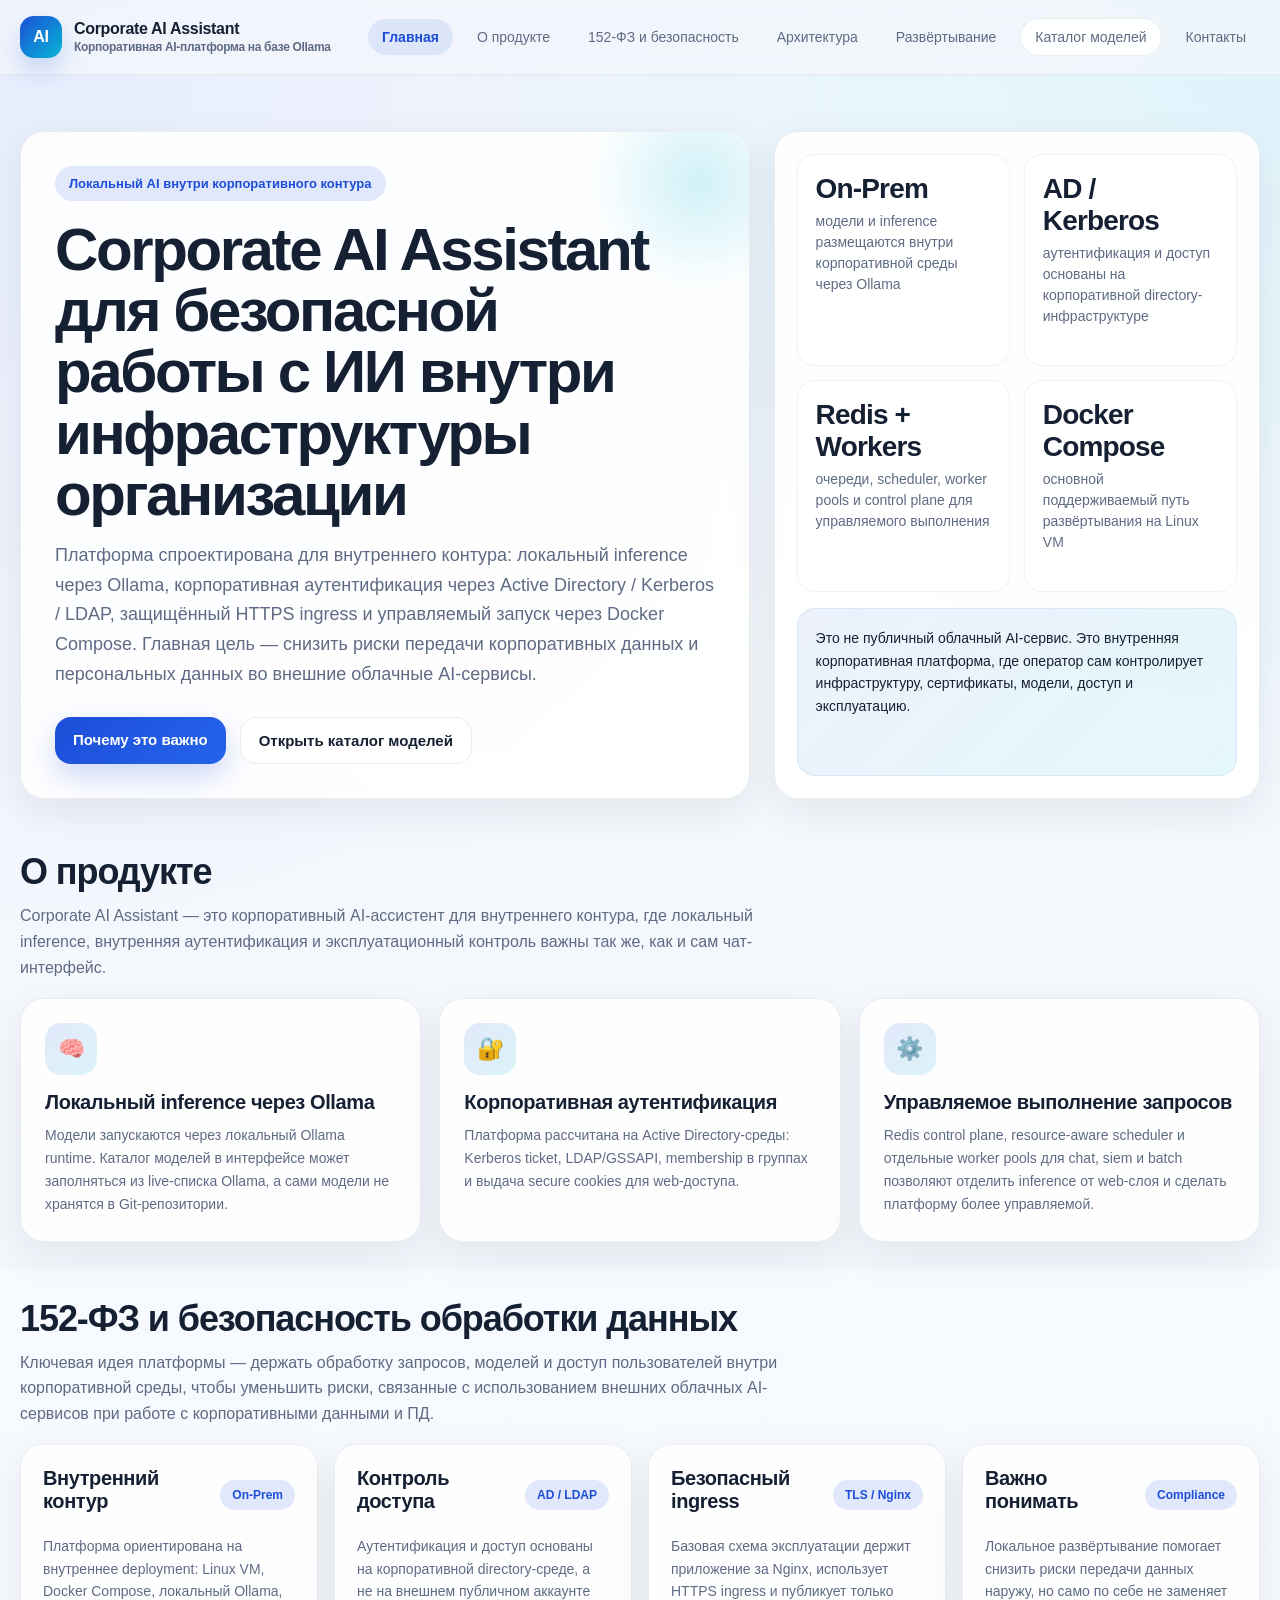
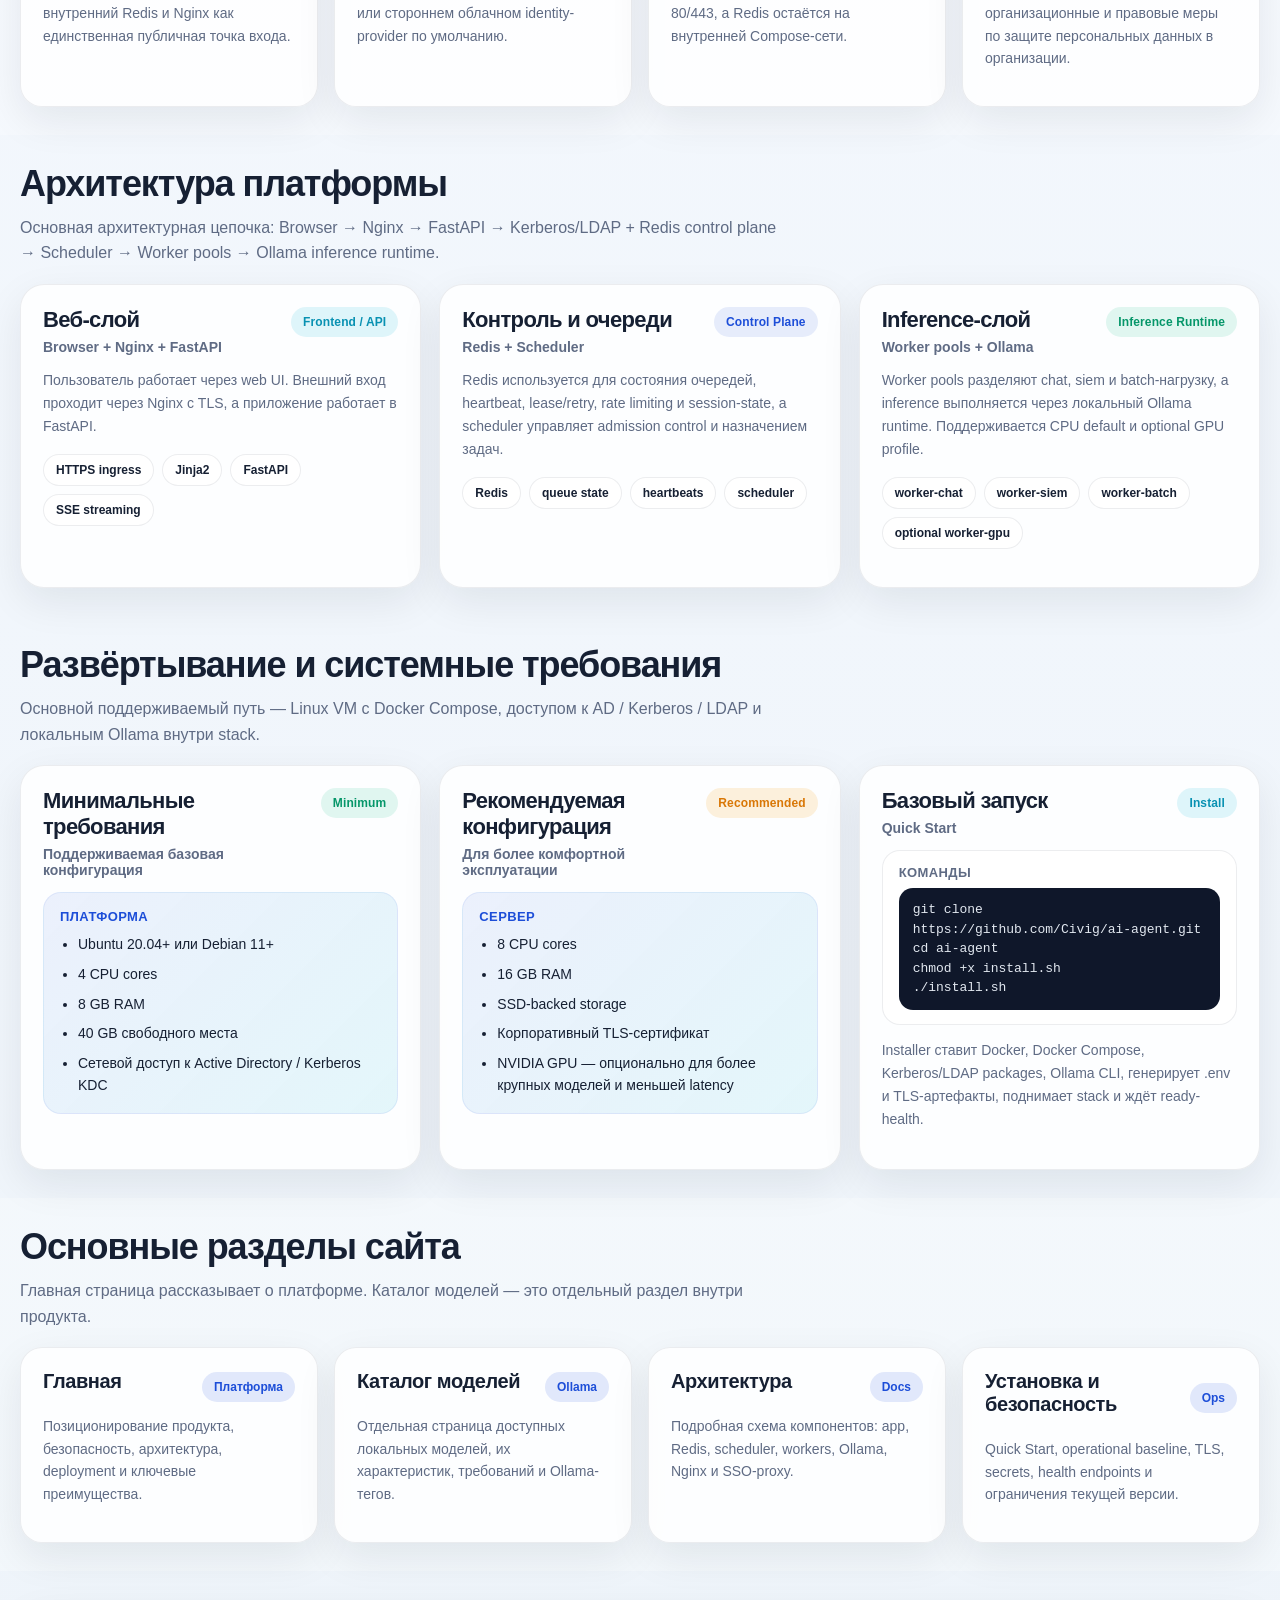
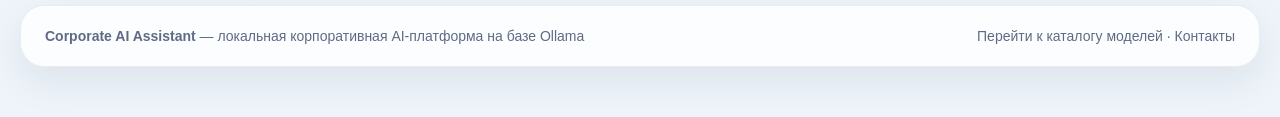
<file: website/index.html>
<!DOCTYPE html>
<html lang="ru">
<head>
  <meta charset="UTF-8" />
  <meta name="viewport" content="width=device-width, initial-scale=1.0" />
  <title>Corporate AI Assistant | Локальный корпоративный ИИ</title>
  <meta
    name="description"
    content="Корпоративная AI-платформа для локального запуска моделей через Ollama, безопасной работы с данными и развёртывания внутри закрытого контура."
  />
  <meta name="theme-color" content="#1d4ed8" />
  <link rel="stylesheet" href="styles.css" />
</head>
<body>
  <header class="topbar">
    <div class="container topbar-inner">
      <a href="index.html" class="brand">
        <div class="brand-mark">AI</div>
        <div class="brand-text">
          Corporate AI Assistant
          <small>Корпоративная AI-платформа на базе Ollama</small>
        </div>
      </a>

      <nav class="nav">
        <a class="nav-link active" href="index.html">Главная</a>
        <a class="nav-link" href="#about">О продукте</a>
        <a class="nav-link" href="#security">152-ФЗ и безопасность</a>
        <a class="nav-link" href="#architecture">Архитектура</a>
        <a class="nav-link" href="#deploy">Развёртывание</a>
        <a class="nav-link nav-link-strong" href="models.html">Каталог моделей</a>
        <a class="nav-link" href="contacts.html">Контакты</a>
      </nav>
    </div>
  </header>

  <main>
    <section class="hero hero-home">
      <div class="container hero-grid">
        <div class="hero-card">
          <div class="eyebrow">Локальный AI внутри корпоративного контура</div>
          <h1>Corporate AI Assistant для безопасной работы с ИИ внутри инфраструктуры организации</h1>
          <p>
            Платформа спроектирована для внутреннего контура: локальный inference через Ollama, корпоративная аутентификация
            через Active Directory / Kerberos / LDAP, защищённый HTTPS ingress и управляемый запуск через Docker Compose.
            Главная цель — снизить риски передачи корпоративных данных и персональных данных во внешние облачные AI-сервисы.
          </p>

          <div class="hero-actions">
            <a class="btn btn-primary" href="#security">Почему это важно</a>
            <a class="btn btn-secondary" href="models.html">Открыть каталог моделей</a>
          </div>
        </div>

        <div class="hero-side">
          <div class="glass-card stats-card">
            <div class="stats-grid">
              <div class="stat-box">
                <strong>On-Prem</strong>
                <span>модели и inference размещаются внутри корпоративной среды через Ollama</span>
              </div>
              <div class="stat-box">
                <strong>AD / Kerberos</strong>
                <span>аутентификация и доступ основаны на корпоративной directory-инфраструктуре</span>
              </div>
              <div class="stat-box">
                <strong>Redis + Workers</strong>
                <span>очереди, scheduler, worker pools и control plane для управляемого выполнения</span>
              </div>
              <div class="stat-box">
                <strong>Docker Compose</strong>
                <span>основной поддерживаемый путь развёртывания на Linux VM</span>
              </div>
            </div>

            <div class="mini-note">
              Это не публичный облачный AI-сервис. Это внутренняя корпоративная платформа, где оператор сам контролирует
              инфраструктуру, сертификаты, модели, доступ и эксплуатацию.
            </div>
          </div>
        </div>
      </div>
    </section>

    <section id="about" class="section">
      <div class="container">
        <div class="section-header">
          <div>
            <h2 class="section-title">О продукте</h2>
            <p class="section-subtitle">
              Corporate AI Assistant — это корпоративный AI-ассистент для внутреннего контура, где локальный inference,
              внутренняя аутентификация и эксплуатационный контроль важны так же, как и сам чат-интерфейс.
            </p>
          </div>
        </div>

        <div class="feature-grid">
          <article class="feature-card">
            <div class="feature-icon">🧠</div>
            <h3>Локальный inference через Ollama</h3>
            <p>
              Модели запускаются через локальный Ollama runtime. Каталог моделей в интерфейсе может заполняться из live-списка Ollama,
              а сами модели не хранятся в Git-репозитории.
            </p>
          </article>

          <article class="feature-card">
            <div class="feature-icon">🔐</div>
            <h3>Корпоративная аутентификация</h3>
            <p>
              Платформа рассчитана на Active Directory-среды: Kerberos ticket, LDAP/GSSAPI, membership в группах
              и выдача secure cookies для web-доступа.
            </p>
          </article>

          <article class="feature-card">
            <div class="feature-icon">⚙️</div>
            <h3>Управляемое выполнение запросов</h3>
            <p>
              Redis control plane, resource-aware scheduler и отдельные worker pools для chat, siem и batch
              позволяют отделить inference от web-слоя и сделать платформу более управляемой.
            </p>
          </article>
        </div>
      </div>
    </section>

    <section id="security" class="section section-soft">
      <div class="container">
        <div class="section-header">
          <div>
            <h2 class="section-title">152-ФЗ и безопасность обработки данных</h2>
            <p class="section-subtitle">
              Ключевая идея платформы — держать обработку запросов, моделей и доступ пользователей внутри корпоративной среды,
              чтобы уменьшить риски, связанные с использованием внешних облачных AI-сервисов при работе с корпоративными данными и ПД.
            </p>
          </div>
        </div>

        <div class="providers">
          <article class="provider-card">
            <div class="provider-top">
              <h3>Внутренний контур</h3>
              <span class="provider-badge">On-Prem</span>
            </div>
            <p>
              Платформа ориентирована на внутреннее deployment: Linux VM, Docker Compose, локальный Ollama,
              внутренний Redis и Nginx как единственная публичная точка входа.
            </p>
          </article>

          <article class="provider-card">
            <div class="provider-top">
              <h3>Контроль доступа</h3>
              <span class="provider-badge">AD / LDAP</span>
            </div>
            <p>
              Аутентификация и доступ основаны на корпоративной directory-среде, а не на внешнем публичном аккаунте
              или стороннем облачном identity-provider по умолчанию.
            </p>
          </article>

          <article class="provider-card">
            <div class="provider-top">
              <h3>Безопасный ingress</h3>
              <span class="provider-badge">TLS / Nginx</span>
            </div>
            <p>
              Базовая схема эксплуатации держит приложение за Nginx, использует HTTPS ingress и публикует только 80/443,
              а Redis остаётся на внутренней Compose-сети.
            </p>
          </article>

          <article class="provider-card">
            <div class="provider-top">
              <h3>Важно понимать</h3>
              <span class="provider-badge">Compliance</span>
            </div>
            <p>
              Локальное развёртывание помогает снизить риски передачи данных наружу, но само по себе не заменяет
              организационные и правовые меры по защите персональных данных в организации.
            </p>
          </article>
        </div>
      </div>
    </section>

    <section id="architecture" class="section">
      <div class="container">
        <div class="section-header">
          <div>
            <h2 class="section-title">Архитектура платформы</h2>
            <p class="section-subtitle">
              Основная архитектурная цепочка: Browser → Nginx → FastAPI → Kerberos/LDAP + Redis control plane →
              Scheduler → Worker pools → Ollama inference runtime.
            </p>
          </div>
        </div>

        <div class="models-grid models-grid-3">
          <article class="model-card compact-card">
            <div class="model-top">
              <div>
                <h3>Веб-слой</h3>
                <div class="model-provider">Browser + Nginx + FastAPI</div>
              </div>
              <span class="tag tag-cyan">Frontend / API</span>
            </div>
            <div class="model-desc">
              Пользователь работает через web UI. Внешний вход проходит через Nginx с TLS, а приложение работает в FastAPI.
            </div>
            <div class="chips">
              <span class="chip">HTTPS ingress</span>
              <span class="chip">Jinja2</span>
              <span class="chip">FastAPI</span>
              <span class="chip">SSE streaming</span>
            </div>
          </article>

          <article class="model-card compact-card">
            <div class="model-top">
              <div>
                <h3>Контроль и очереди</h3>
                <div class="model-provider">Redis + Scheduler</div>
              </div>
              <span class="tag tag-blue">Control Plane</span>
            </div>
            <div class="model-desc">
              Redis используется для состояния очередей, heartbeat, lease/retry, rate limiting и session-state,
              а scheduler управляет admission control и назначением задач.
            </div>
            <div class="chips">
              <span class="chip">Redis</span>
              <span class="chip">queue state</span>
              <span class="chip">heartbeats</span>
              <span class="chip">scheduler</span>
            </div>
          </article>

          <article class="model-card compact-card">
            <div class="model-top">
              <div>
                <h3>Inference-слой</h3>
                <div class="model-provider">Worker pools + Ollama</div>
              </div>
              <span class="tag tag-green">Inference Runtime</span>
            </div>
            <div class="model-desc">
              Worker pools разделяют chat, siem и batch-нагрузку, а inference выполняется через локальный Ollama runtime.
              Поддерживается CPU default и optional GPU profile.
            </div>
            <div class="chips">
              <span class="chip">worker-chat</span>
              <span class="chip">worker-siem</span>
              <span class="chip">worker-batch</span>
              <span class="chip">optional worker-gpu</span>
            </div>
          </article>
        </div>
      </div>
    </section>

    <section id="deploy" class="section">
      <div class="container">
        <div class="section-header">
          <div>
            <h2 class="section-title">Развёртывание и системные требования</h2>
            <p class="section-subtitle">
              Основной поддерживаемый путь — Linux VM с Docker Compose, доступом к AD / Kerberos / LDAP и локальным Ollama внутри stack.
            </p>
          </div>
        </div>

        <div class="models-grid models-grid-3">
          <article class="model-card compact-card">
            <div class="model-top">
              <div>
                <h3>Минимальные требования</h3>
                <div class="model-provider">Поддерживаемая базовая конфигурация</div>
              </div>
              <span class="tag tag-green">Minimum</span>
            </div>
            <div class="requirements-box">
              <div class="requirements-title">Платформа</div>
              <ul class="requirements-list">
                <li>Ubuntu 20.04+ или Debian 11+</li>
                <li>4 CPU cores</li>
                <li>8 GB RAM</li>
                <li>40 GB свободного места</li>
                <li>Сетевой доступ к Active Directory / Kerberos KDC</li>
              </ul>
            </div>
          </article>

          <article class="model-card compact-card">
            <div class="model-top">
              <div>
                <h3>Рекомендуемая конфигурация</h3>
                <div class="model-provider">Для более комфортной эксплуатации</div>
              </div>
              <span class="tag tag-amber">Recommended</span>
            </div>
            <div class="requirements-box">
              <div class="requirements-title">Сервер</div>
              <ul class="requirements-list">
                <li>8 CPU cores</li>
                <li>16 GB RAM</li>
                <li>SSD-backed storage</li>
                <li>Корпоративный TLS-сертификат</li>
                <li>NVIDIA GPU — опционально для более крупных моделей и меньшей latency</li>
              </ul>
            </div>
          </article>

          <article class="model-card compact-card">
            <div class="model-top">
              <div>
                <h3>Базовый запуск</h3>
                <div class="model-provider">Quick Start</div>
              </div>
              <span class="tag tag-cyan">Install</span>
            </div>
            <div class="install-box">
              <div class="install-label">Команды</div>
              <code class="install-command">git clone https://github.com/Civig/ai-agent.git
cd ai-agent
chmod +x install.sh
./install.sh</code>
            </div>
            <div class="model-desc">
              Installer ставит Docker, Docker Compose, Kerberos/LDAP packages, Ollama CLI, генерирует .env и TLS-артефакты,
              поднимает stack и ждёт ready-health.
            </div>
          </article>
        </div>
      </div>
    </section>

    <section class="section section-soft">
      <div class="container">
        <div class="section-header">
          <div>
            <h2 class="section-title">Основные разделы сайта</h2>
            <p class="section-subtitle">
              Главная страница рассказывает о платформе. Каталог моделей — это отдельный раздел внутри продукта.
            </p>
          </div>
        </div>

        <div class="providers">
          <article class="provider-card">
            <div class="provider-top">
              <h3>Главная</h3>
              <span class="provider-badge">Платформа</span>
            </div>
            <p>Позиционирование продукта, безопасность, архитектура, deployment и ключевые преимущества.</p>
          </article>

          <article class="provider-card">
            <div class="provider-top">
              <h3>Каталог моделей</h3>
              <span class="provider-badge">Ollama</span>
            </div>
            <p>Отдельная страница доступных локальных моделей, их характеристик, требований и Ollama-тегов.</p>
          </article>

          <article class="provider-card">
            <div class="provider-top">
              <h3>Архитектура</h3>
              <span class="provider-badge">Docs</span>
            </div>
            <p>Подробная схема компонентов: app, Redis, scheduler, workers, Ollama, Nginx и SSO-proxy.</p>
          </article>

          <article class="provider-card">
            <div class="provider-top">
              <h3>Установка и безопасность</h3>
              <span class="provider-badge">Ops</span>
            </div>
            <p>Quick Start, operational baseline, TLS, secrets, health endpoints и ограничения текущей версии.</p>
          </article>
        </div>
      </div>
    </section>
  </main>

  <footer class="footer">
    <div class="container">
      <div class="footer-box">
        <div><strong>Corporate AI Assistant</strong> — локальная корпоративная AI-платформа на базе Ollama</div>
        <div>
          <a href="models.html">Перейти к каталогу моделей</a>
          <span> · </span>
          <a href="contacts.html">Контакты</a>
        </div>
      </div>
    </div>
  </footer>
</body>
</html>
</file>
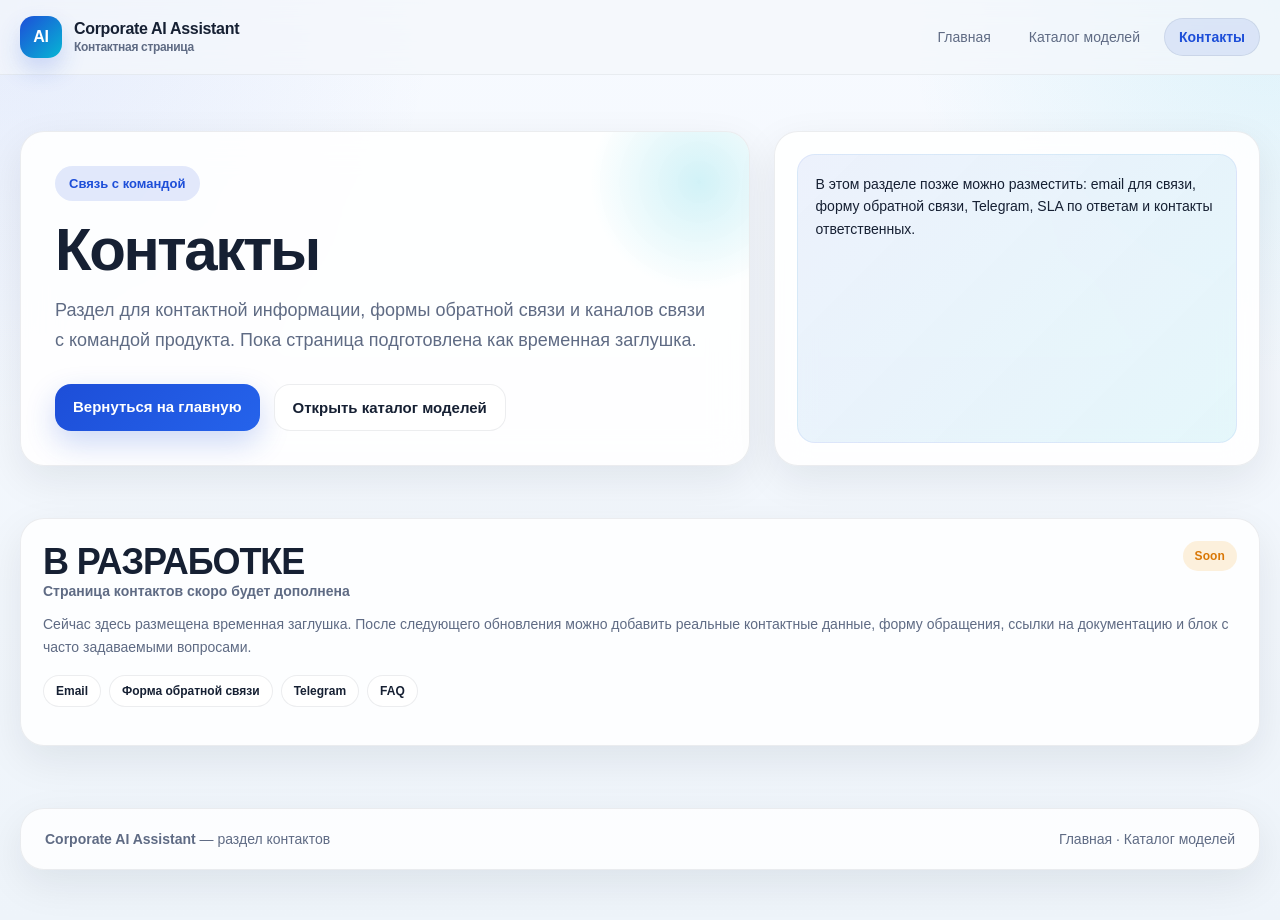
<file: website/contacts.html>
<!DOCTYPE html>
<html lang="ru">
<head>
  <meta charset="UTF-8" />
  <meta name="viewport" content="width=device-width, initial-scale=1.0" />
  <title>Corporate AI Assistant | Контакты</title>
  <meta
    name="description"
    content="Контактная страница Corporate AI Assistant. Раздел находится в разработке."
  />
  <meta name="theme-color" content="#1d4ed8" />
  <link rel="stylesheet" href="styles.css" />
</head>
<body>
  <header class="topbar">
    <div class="container topbar-inner">
      <a href="index.html" class="brand">
        <div class="brand-mark">AI</div>
        <div class="brand-text">
          Corporate AI Assistant
          <small>Контактная страница</small>
        </div>
      </a>

      <nav class="nav">
        <a class="nav-link" href="index.html">Главная</a>
        <a class="nav-link" href="models.html">Каталог моделей</a>
        <a class="nav-link active nav-link-strong" href="contacts.html">Контакты</a>
      </nav>
    </div>
  </header>

  <main>
    <section class="hero hero-catalog">
      <div class="container hero-grid">
        <div class="hero-card">
          <div class="eyebrow">Связь с командой</div>
          <h1>Контакты</h1>
          <p>
            Раздел для контактной информации, формы обратной связи и каналов связи с командой продукта.
            Пока страница подготовлена как временная заглушка.
          </p>

          <div class="hero-actions">
            <a class="btn btn-primary" href="index.html">Вернуться на главную</a>
            <a class="btn btn-secondary" href="models.html">Открыть каталог моделей</a>
          </div>
        </div>

        <div class="hero-side">
          <div class="glass-card stats-card">
            <div class="mini-note">
              В этом разделе позже можно разместить:
              email для связи, форму обратной связи, Telegram, SLA по ответам и контакты ответственных.
            </div>
          </div>
        </div>
      </div>
    </section>

    <section class="section">
      <div class="container">
        <article class="model-card compact-card">
          <div class="model-top">
            <div>
              <h2 class="section-title">В РАЗРАБОТКЕ</h2>
              <div class="model-provider">Страница контактов скоро будет дополнена</div>
            </div>
            <span class="tag tag-amber">Soon</span>
          </div>

          <div class="model-desc">
            Сейчас здесь размещена временная заглушка. После следующего обновления можно добавить реальные контактные данные,
            форму обращения, ссылки на документацию и блок с часто задаваемыми вопросами.
          </div>

          <div class="chips">
            <span class="chip">Email</span>
            <span class="chip">Форма обратной связи</span>
            <span class="chip">Telegram</span>
            <span class="chip">FAQ</span>
          </div>
        </article>
      </div>
    </section>
  </main>

  <footer class="footer">
    <div class="container">
      <div class="footer-box">
        <div><strong>Corporate AI Assistant</strong> — раздел контактов</div>
        <div>
          <a href="index.html">Главная</a>
          <span> · </span>
          <a href="models.html">Каталог моделей</a>
        </div>
      </div>
    </div>
  </footer>
</body>
</html>
</file>
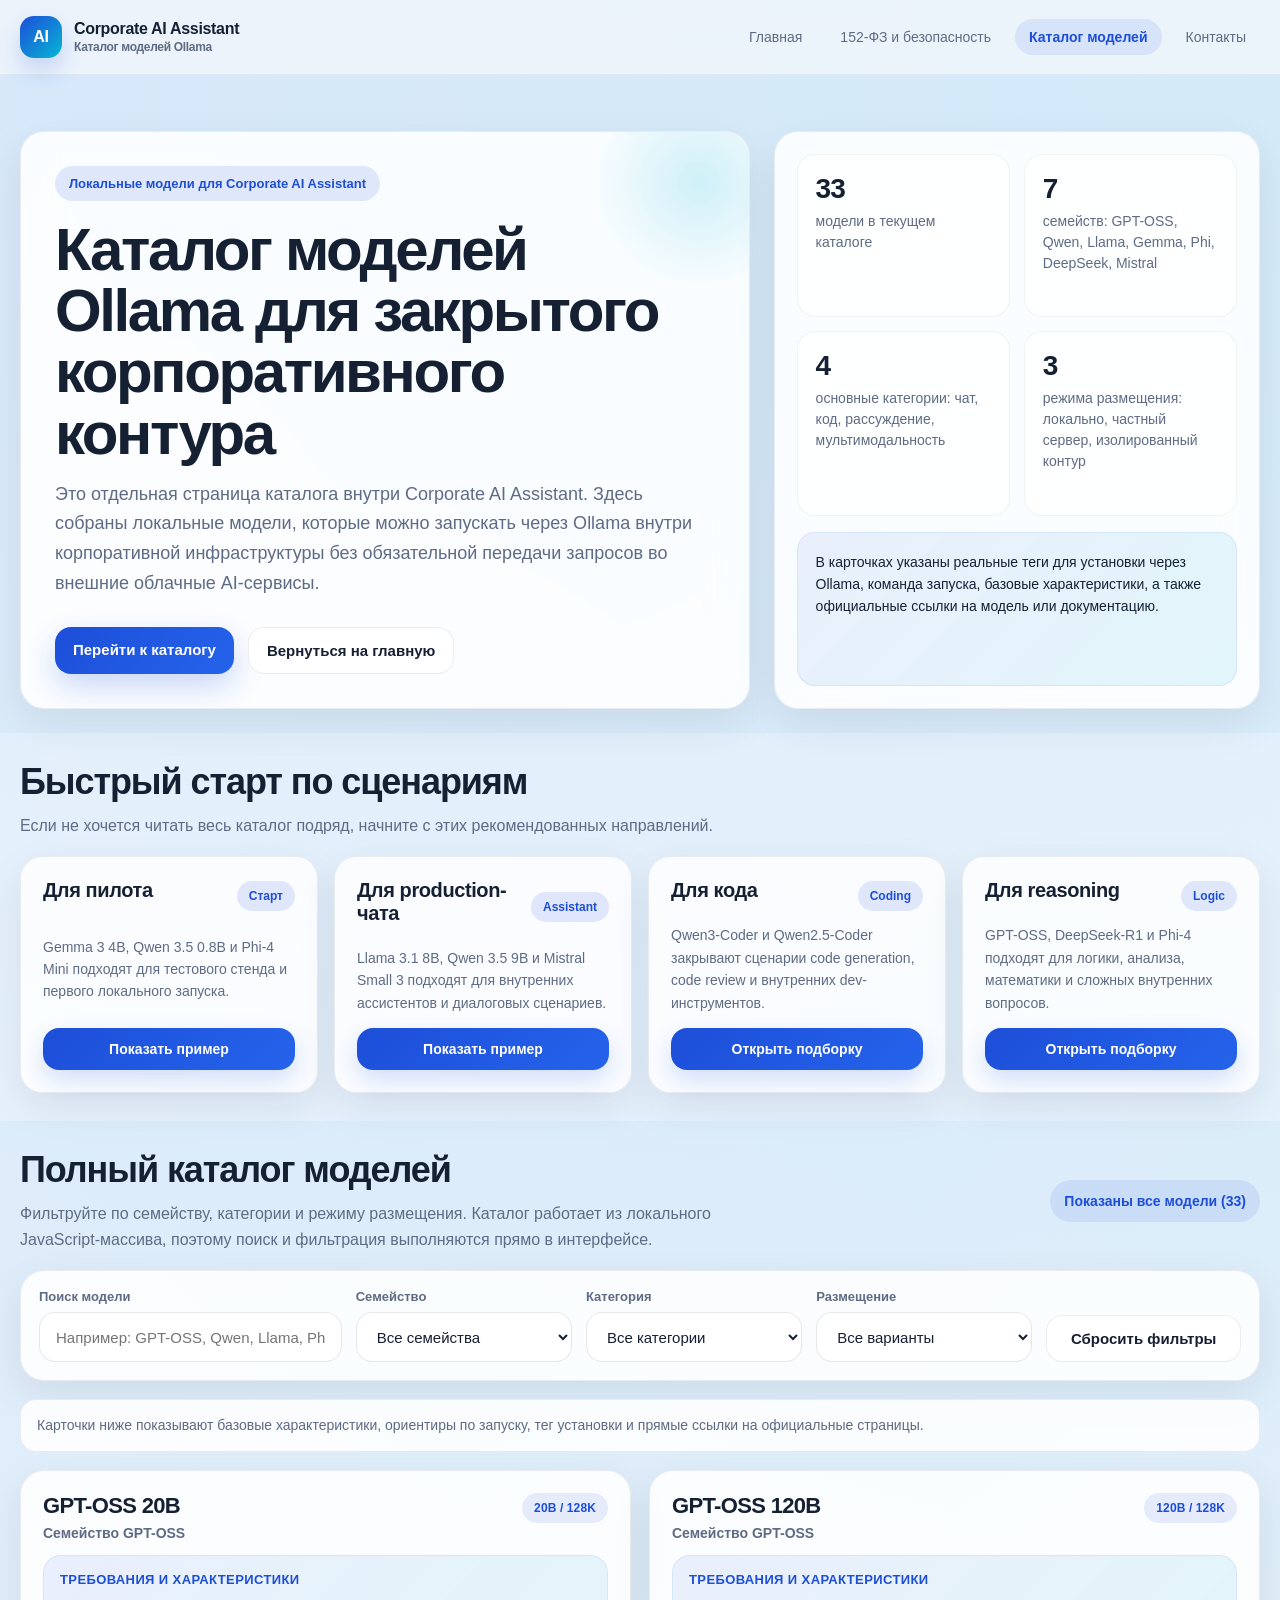
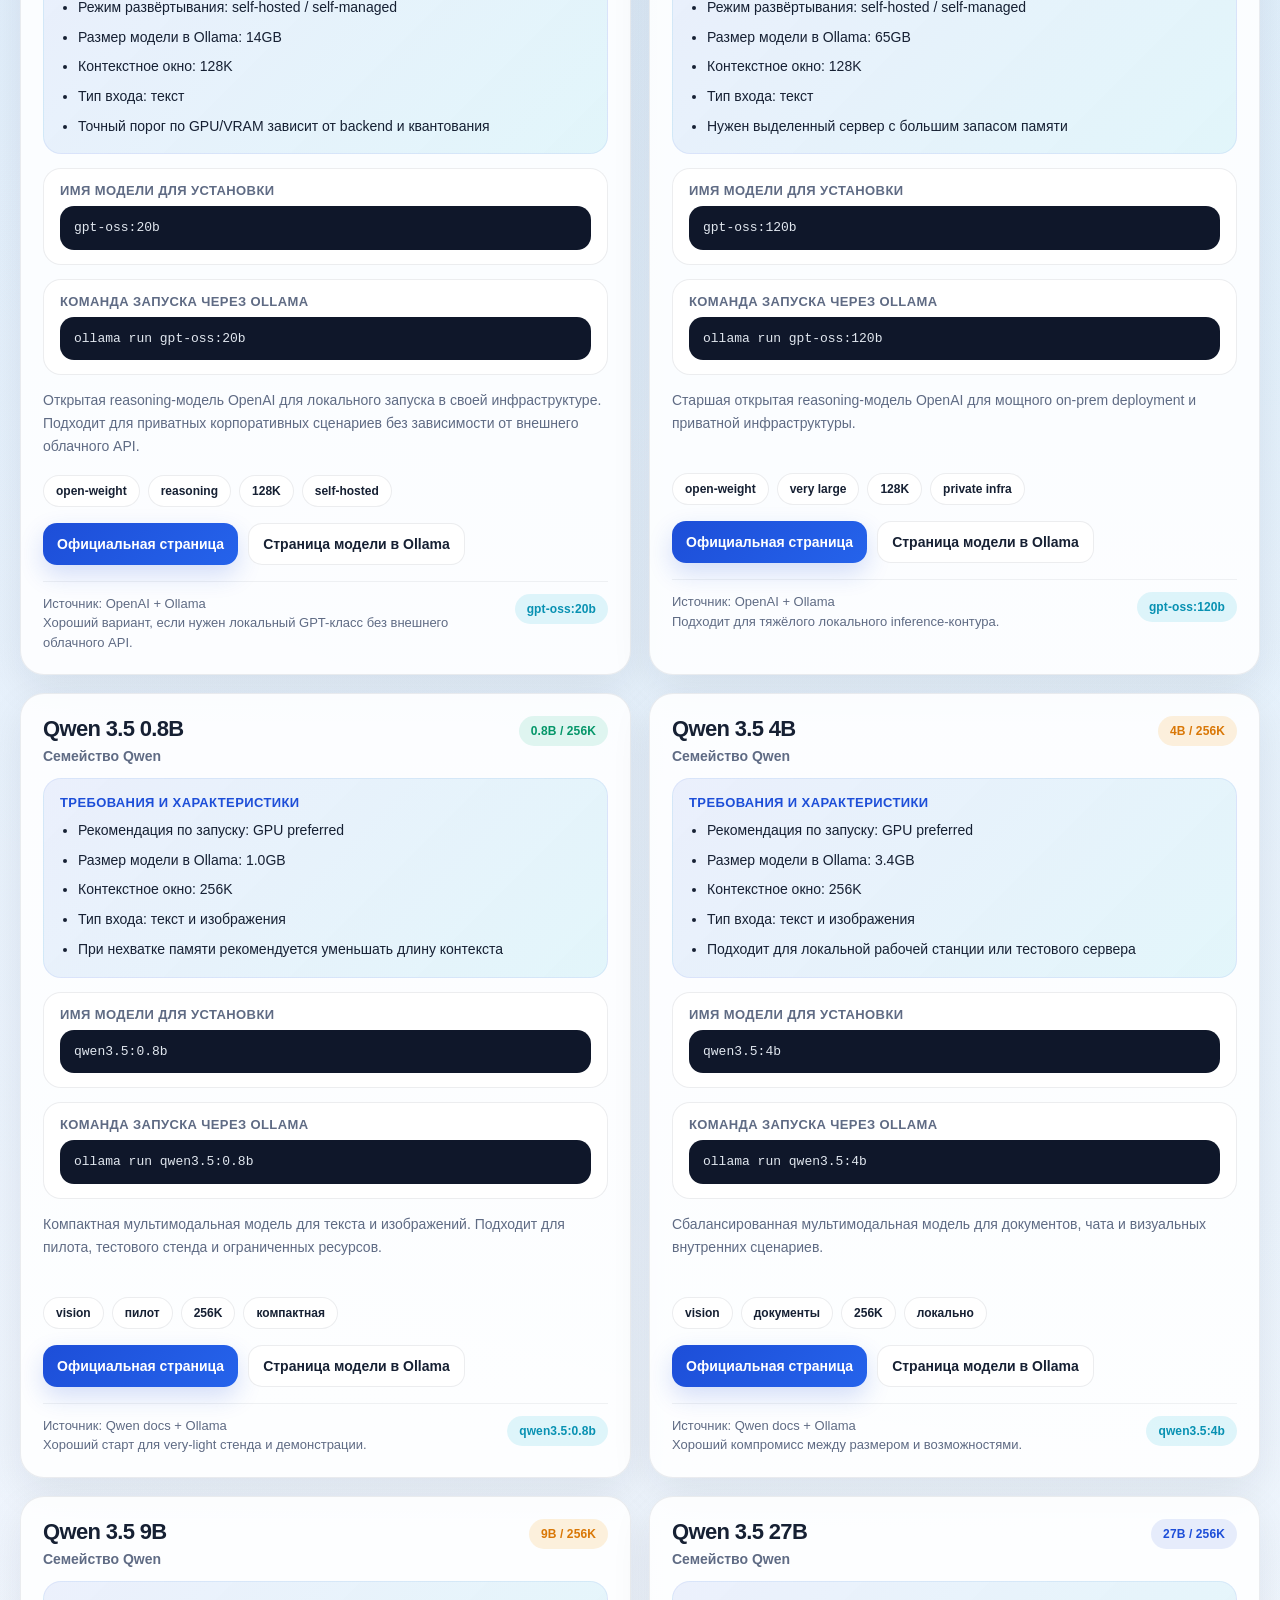
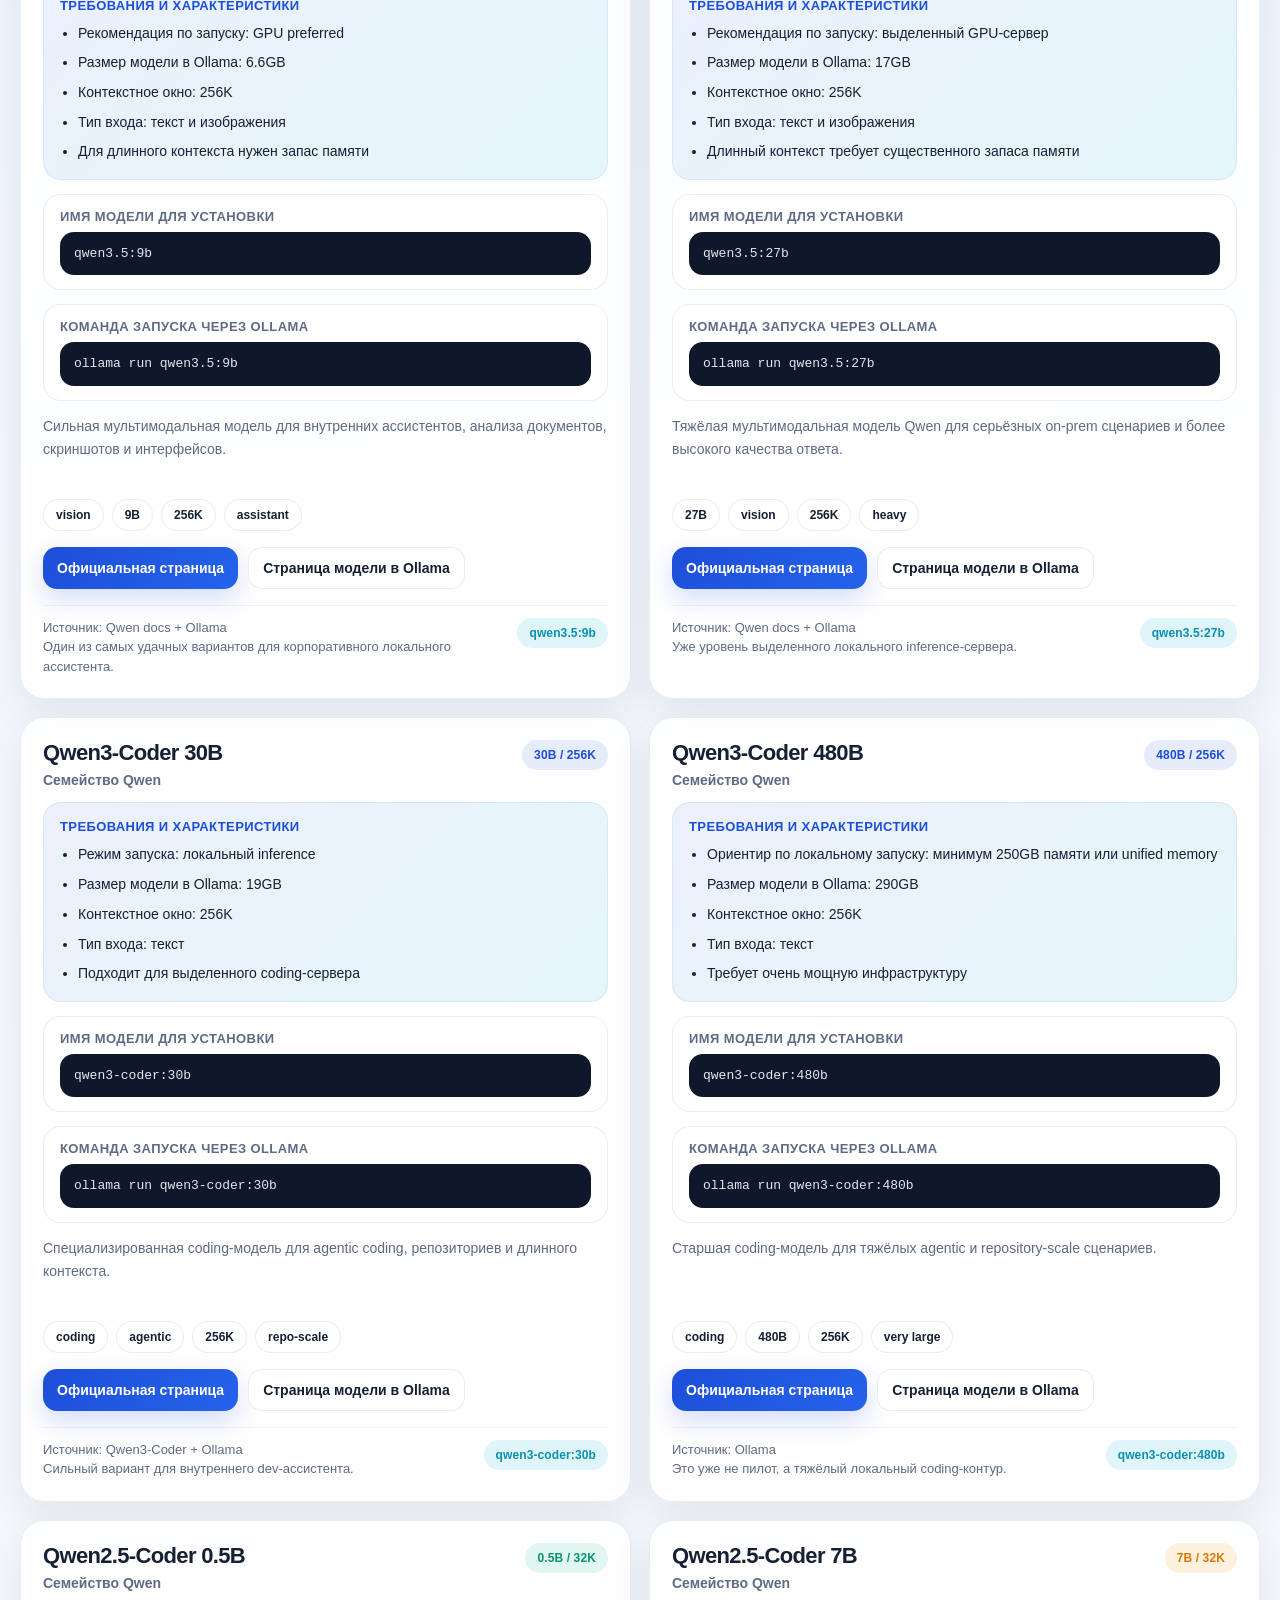
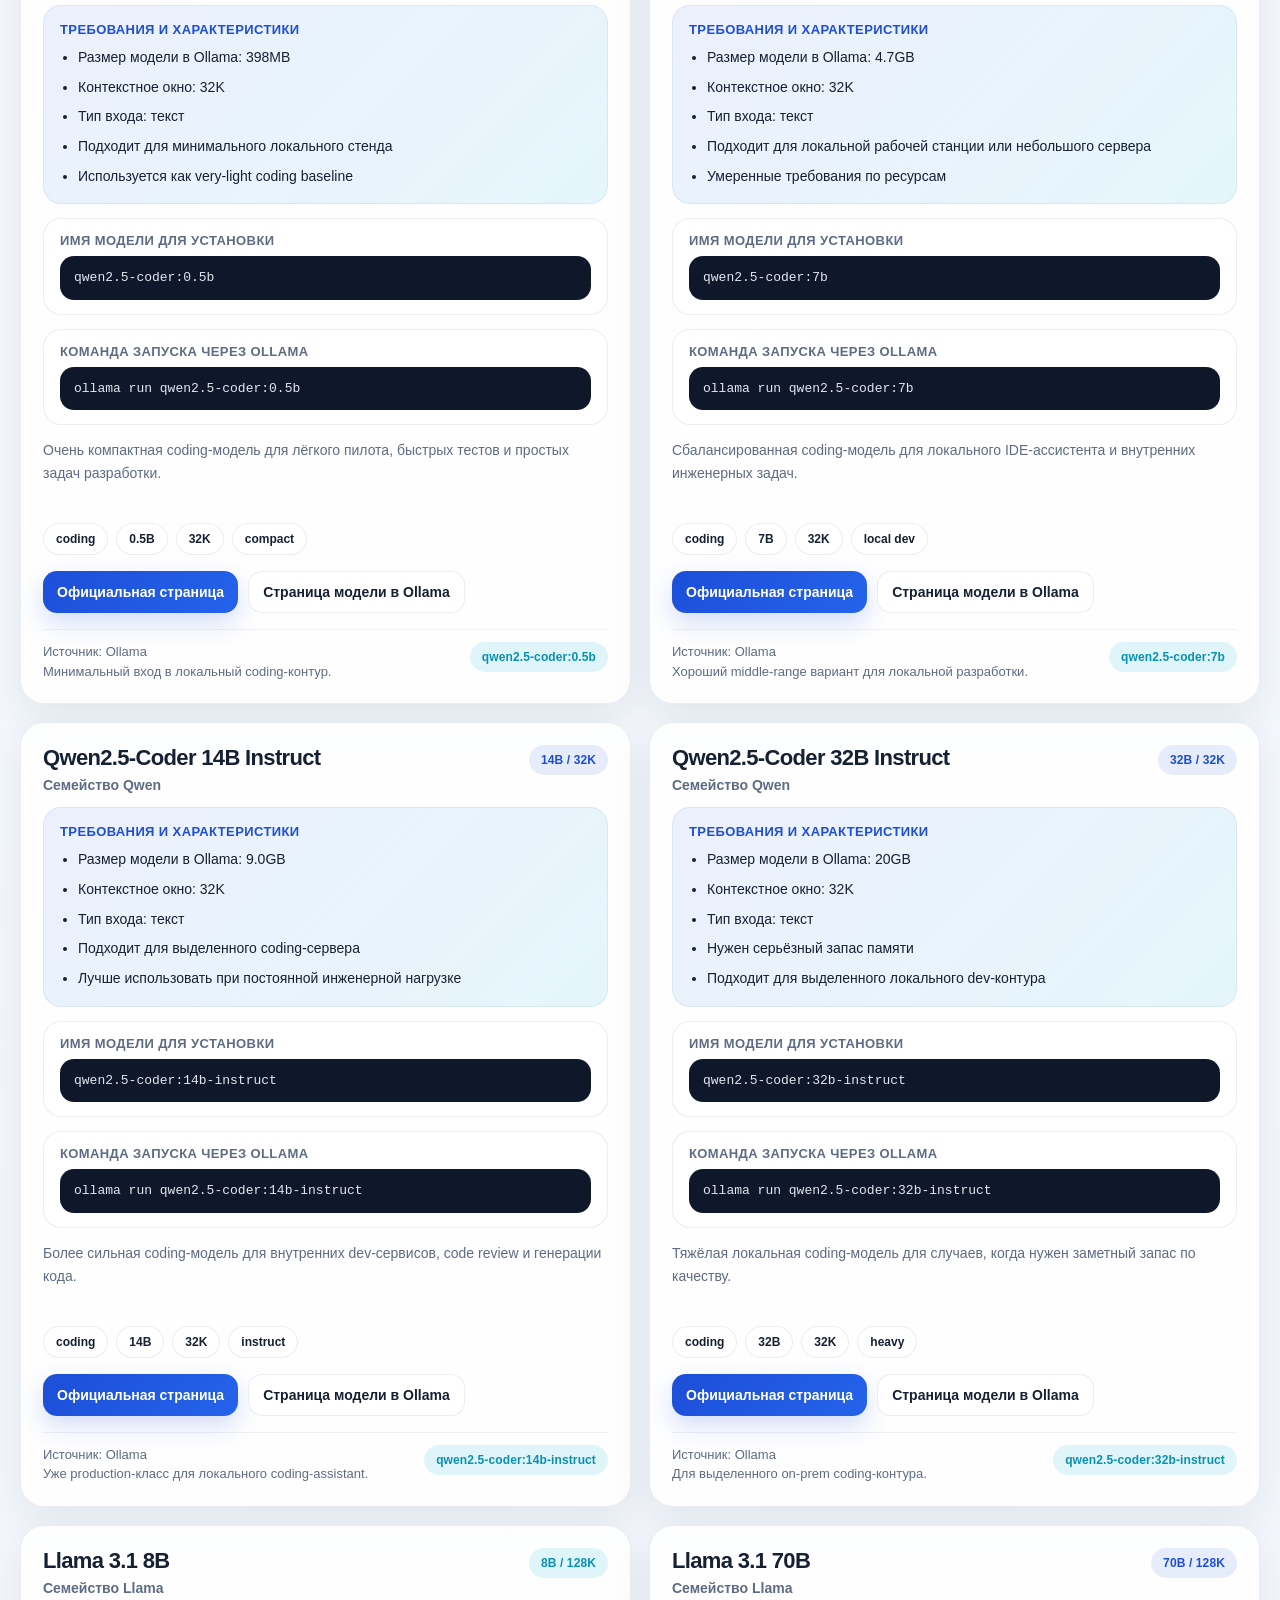
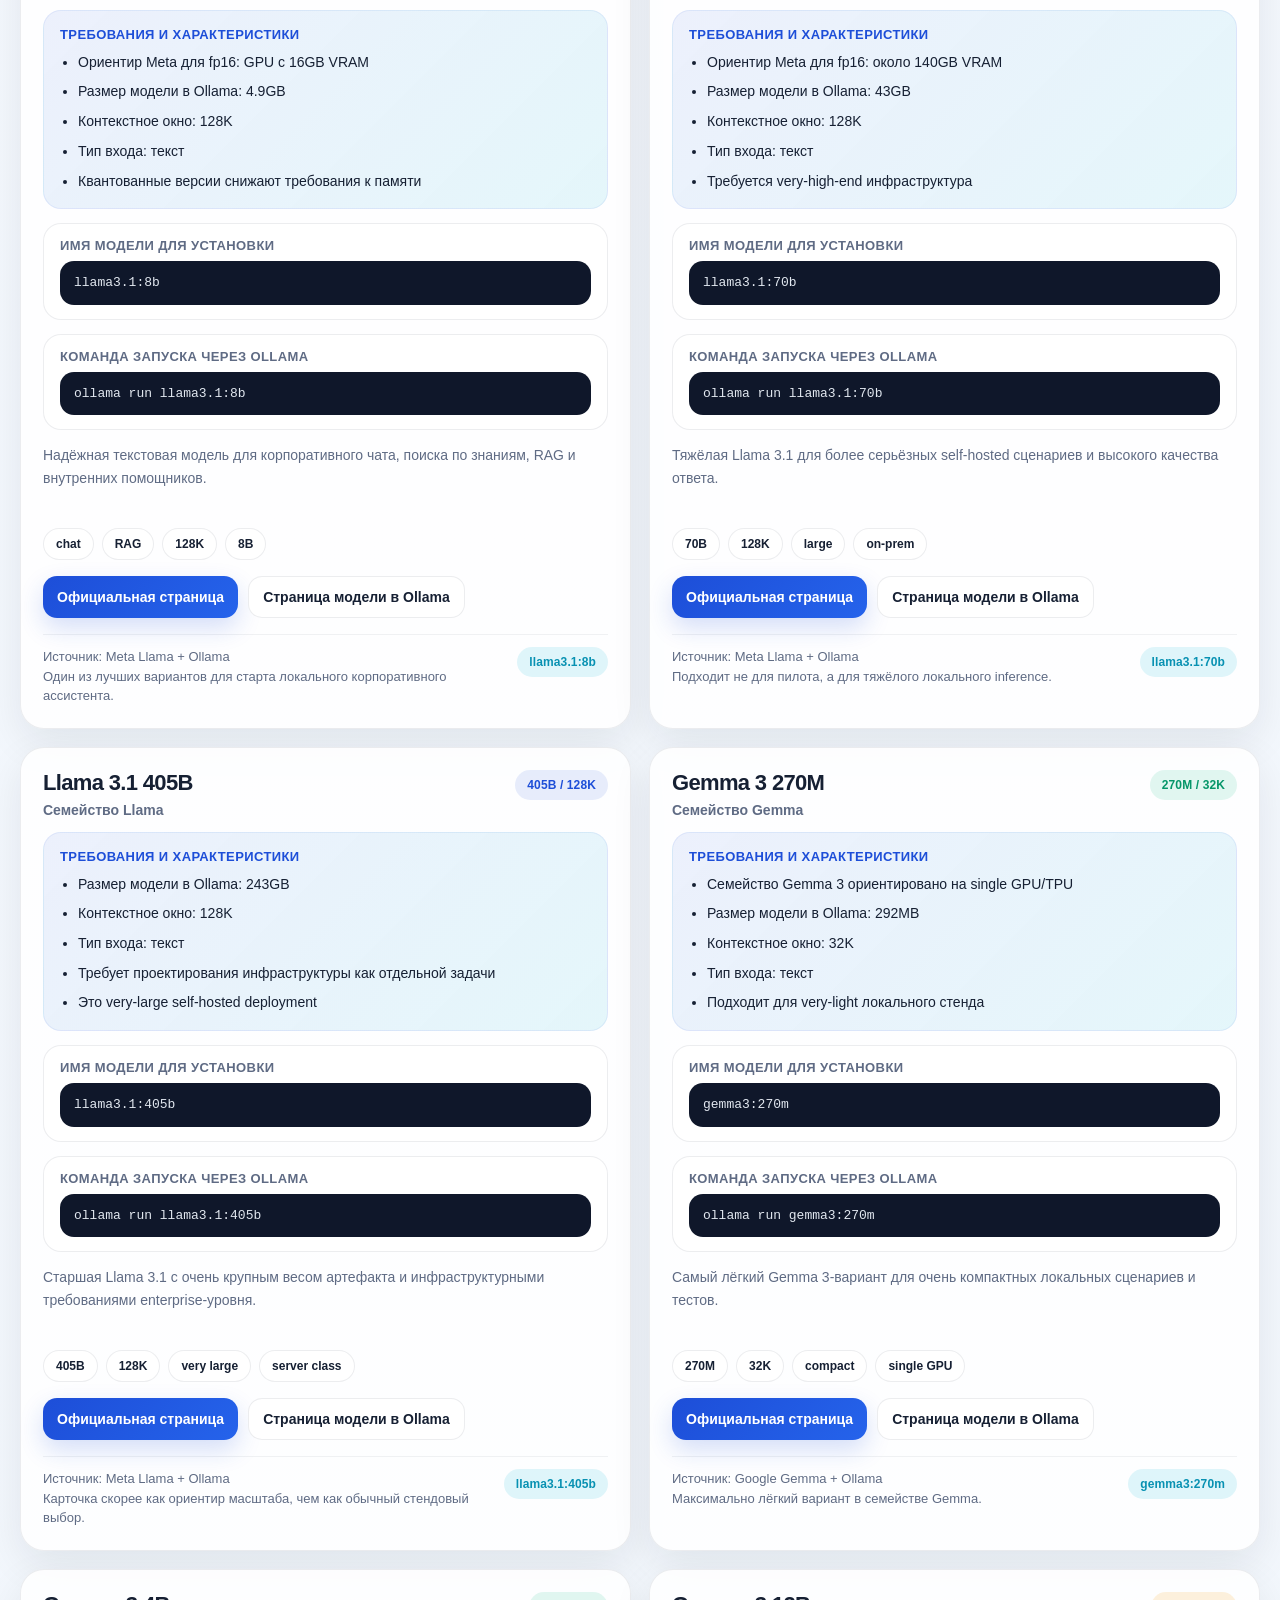
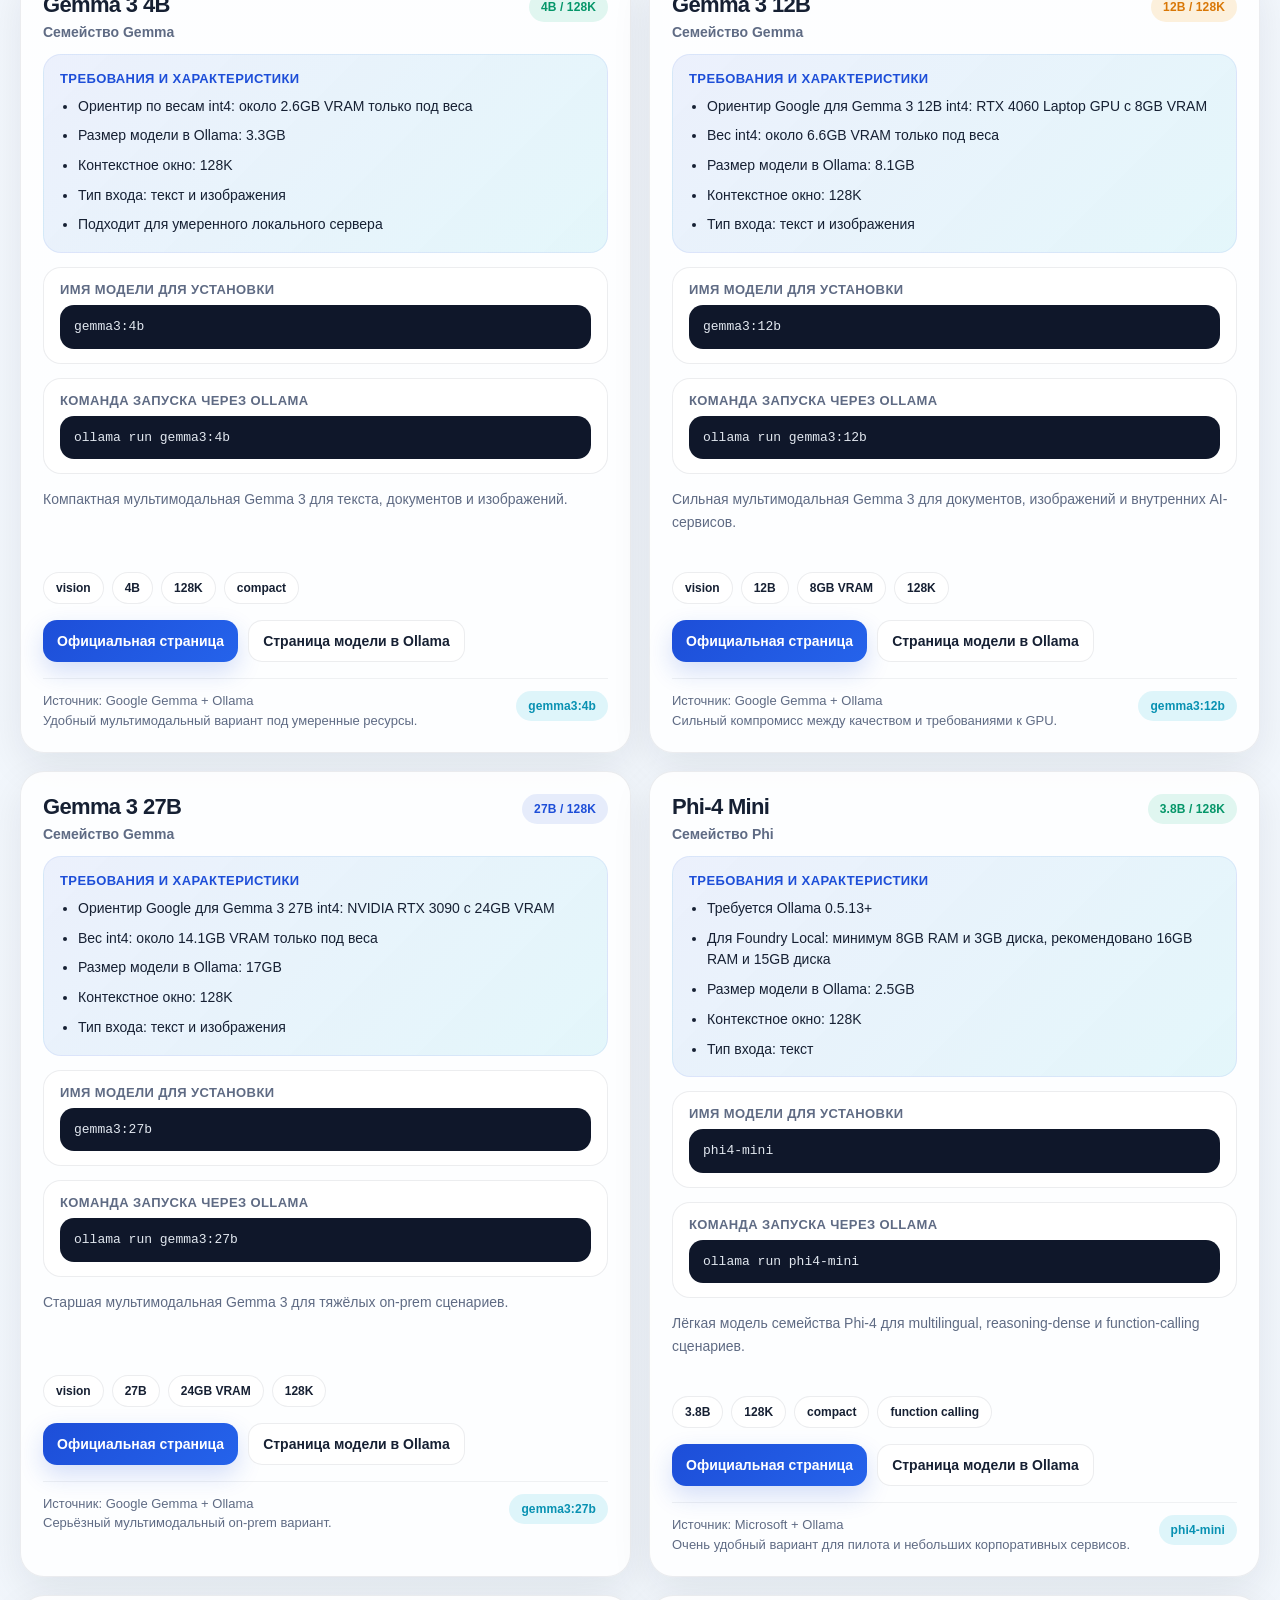
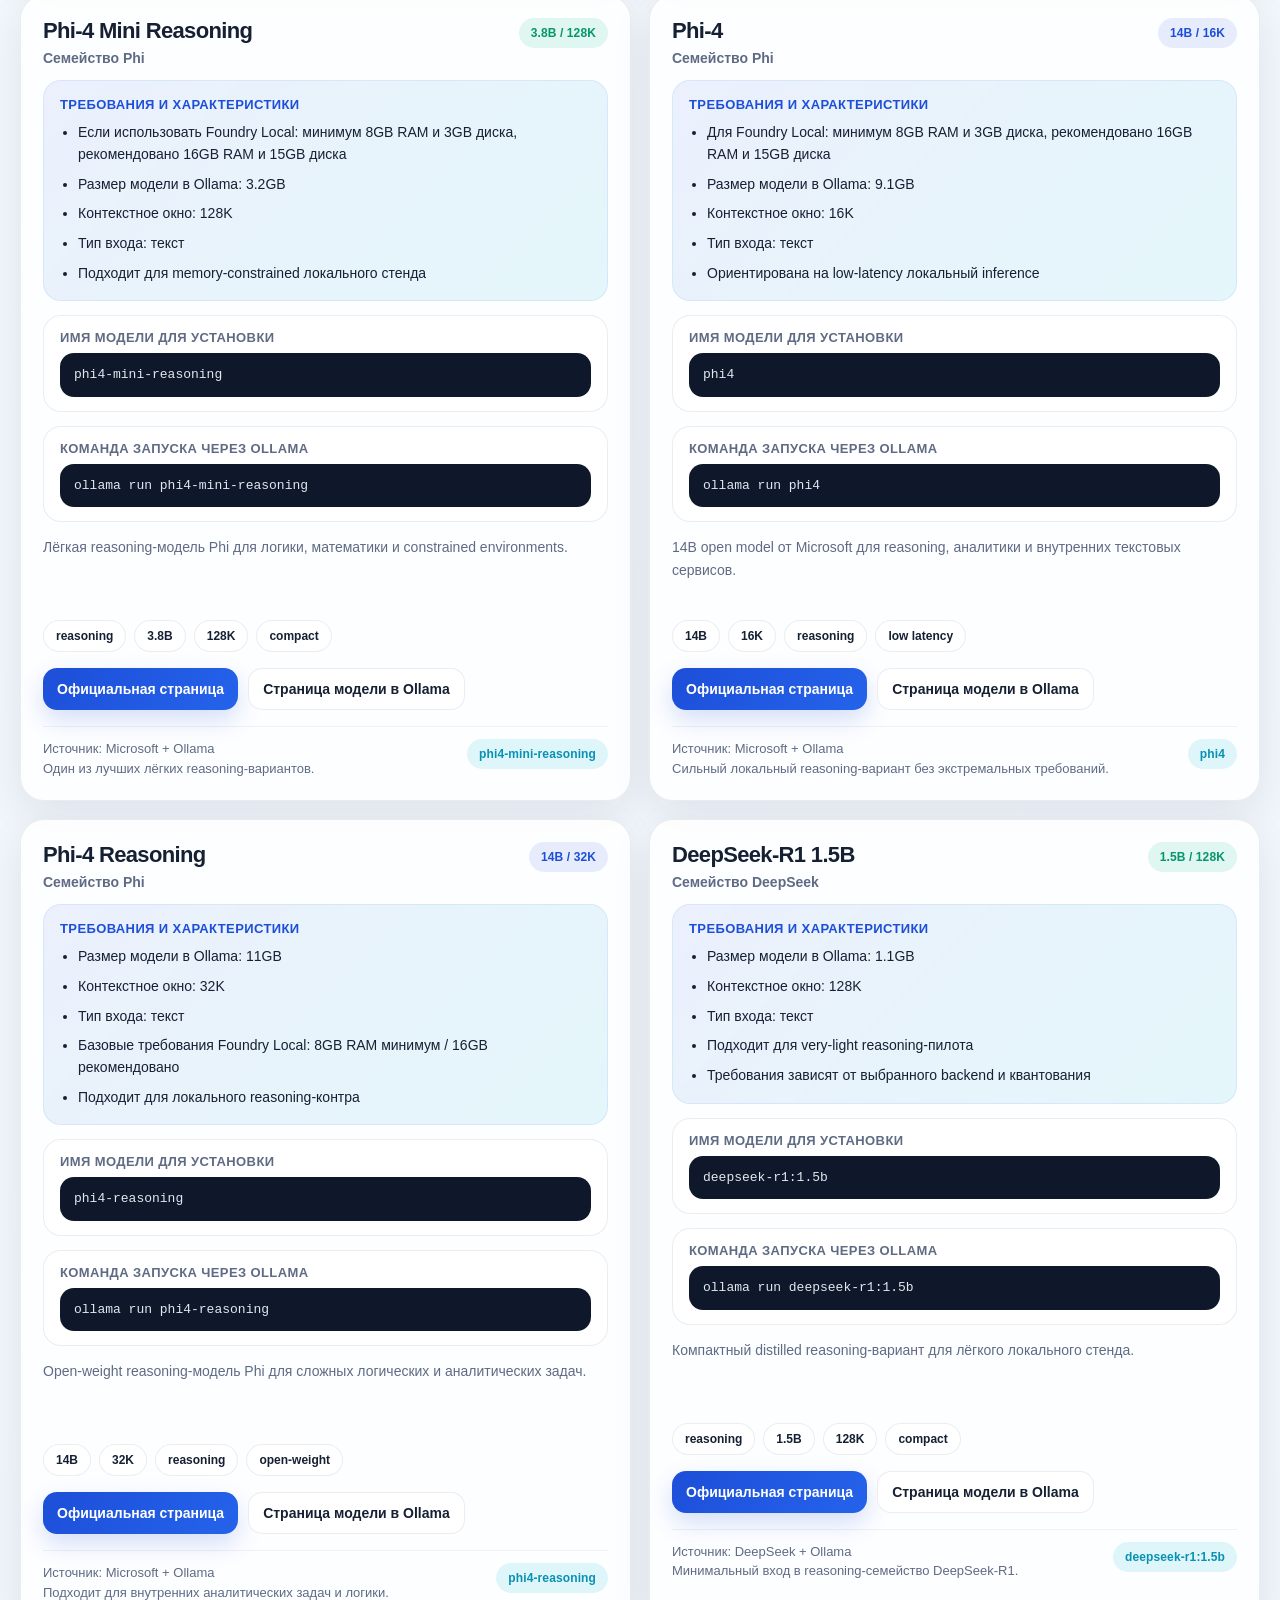
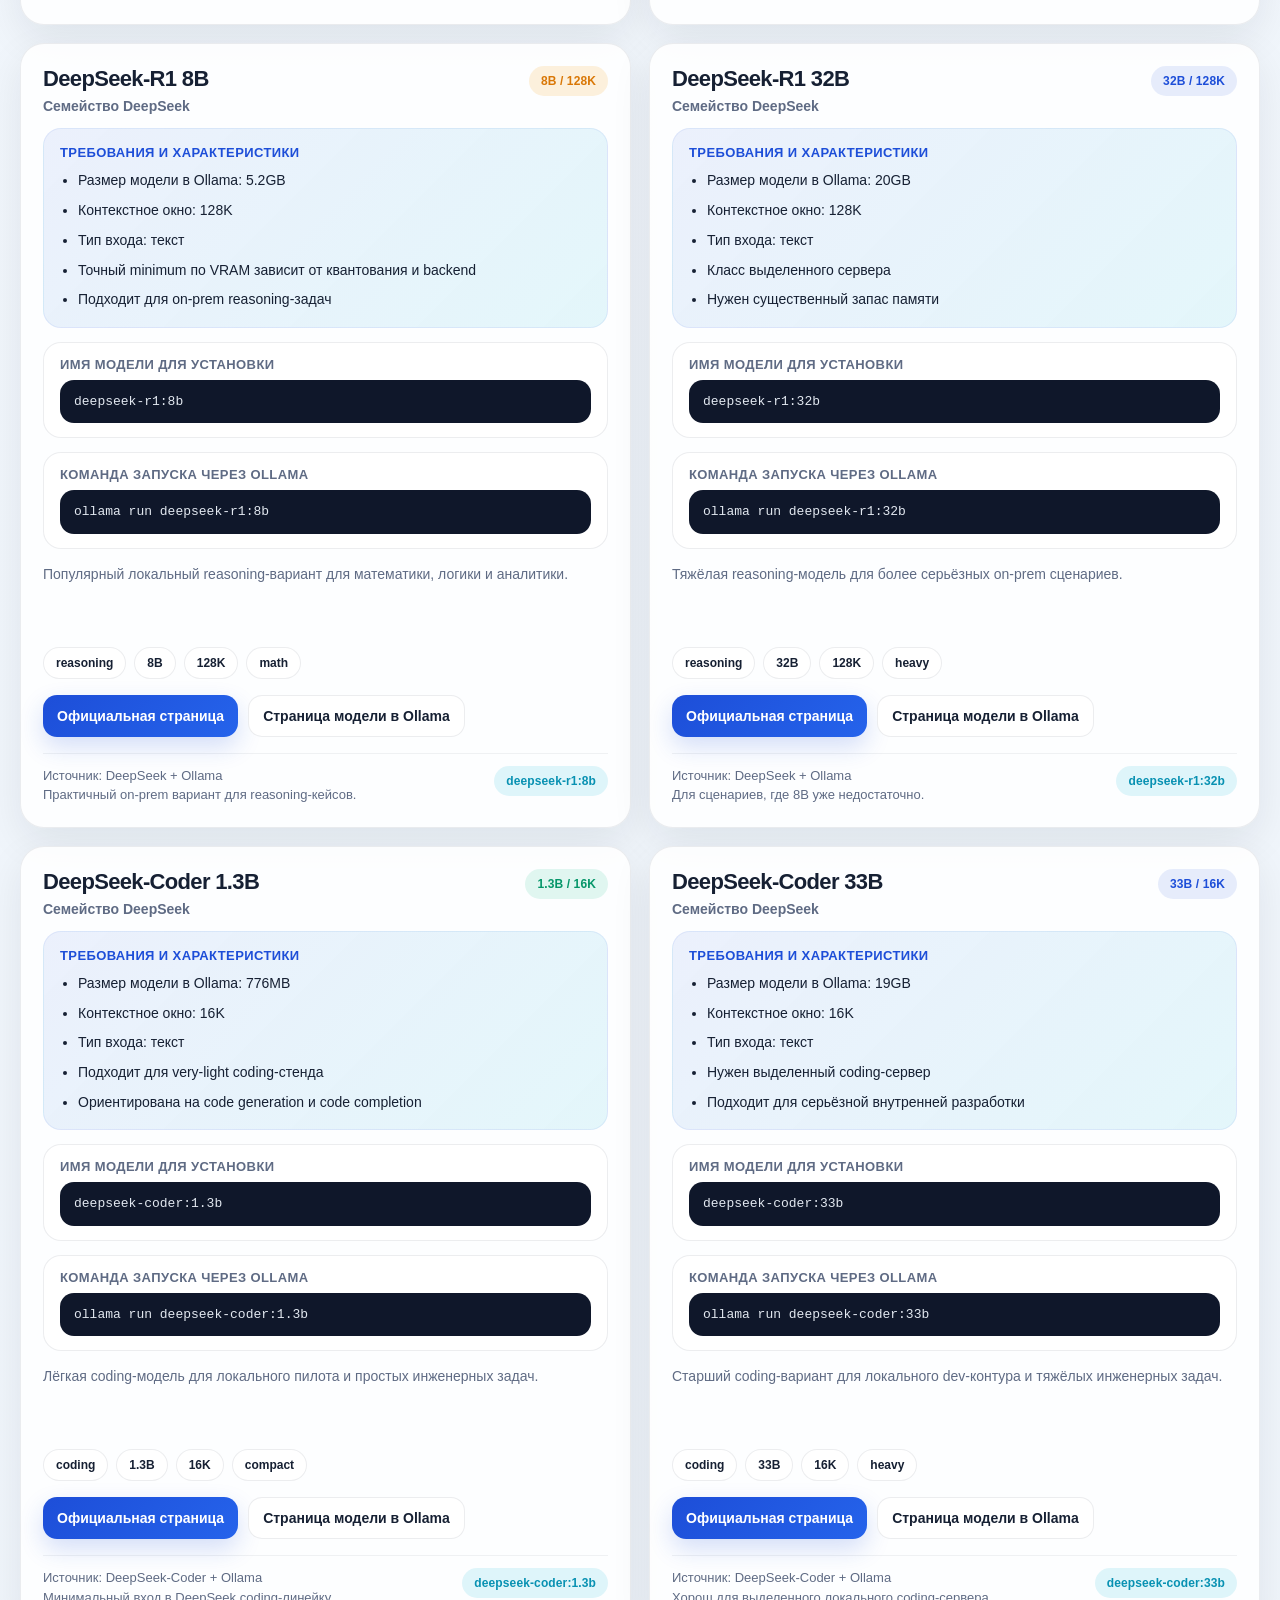
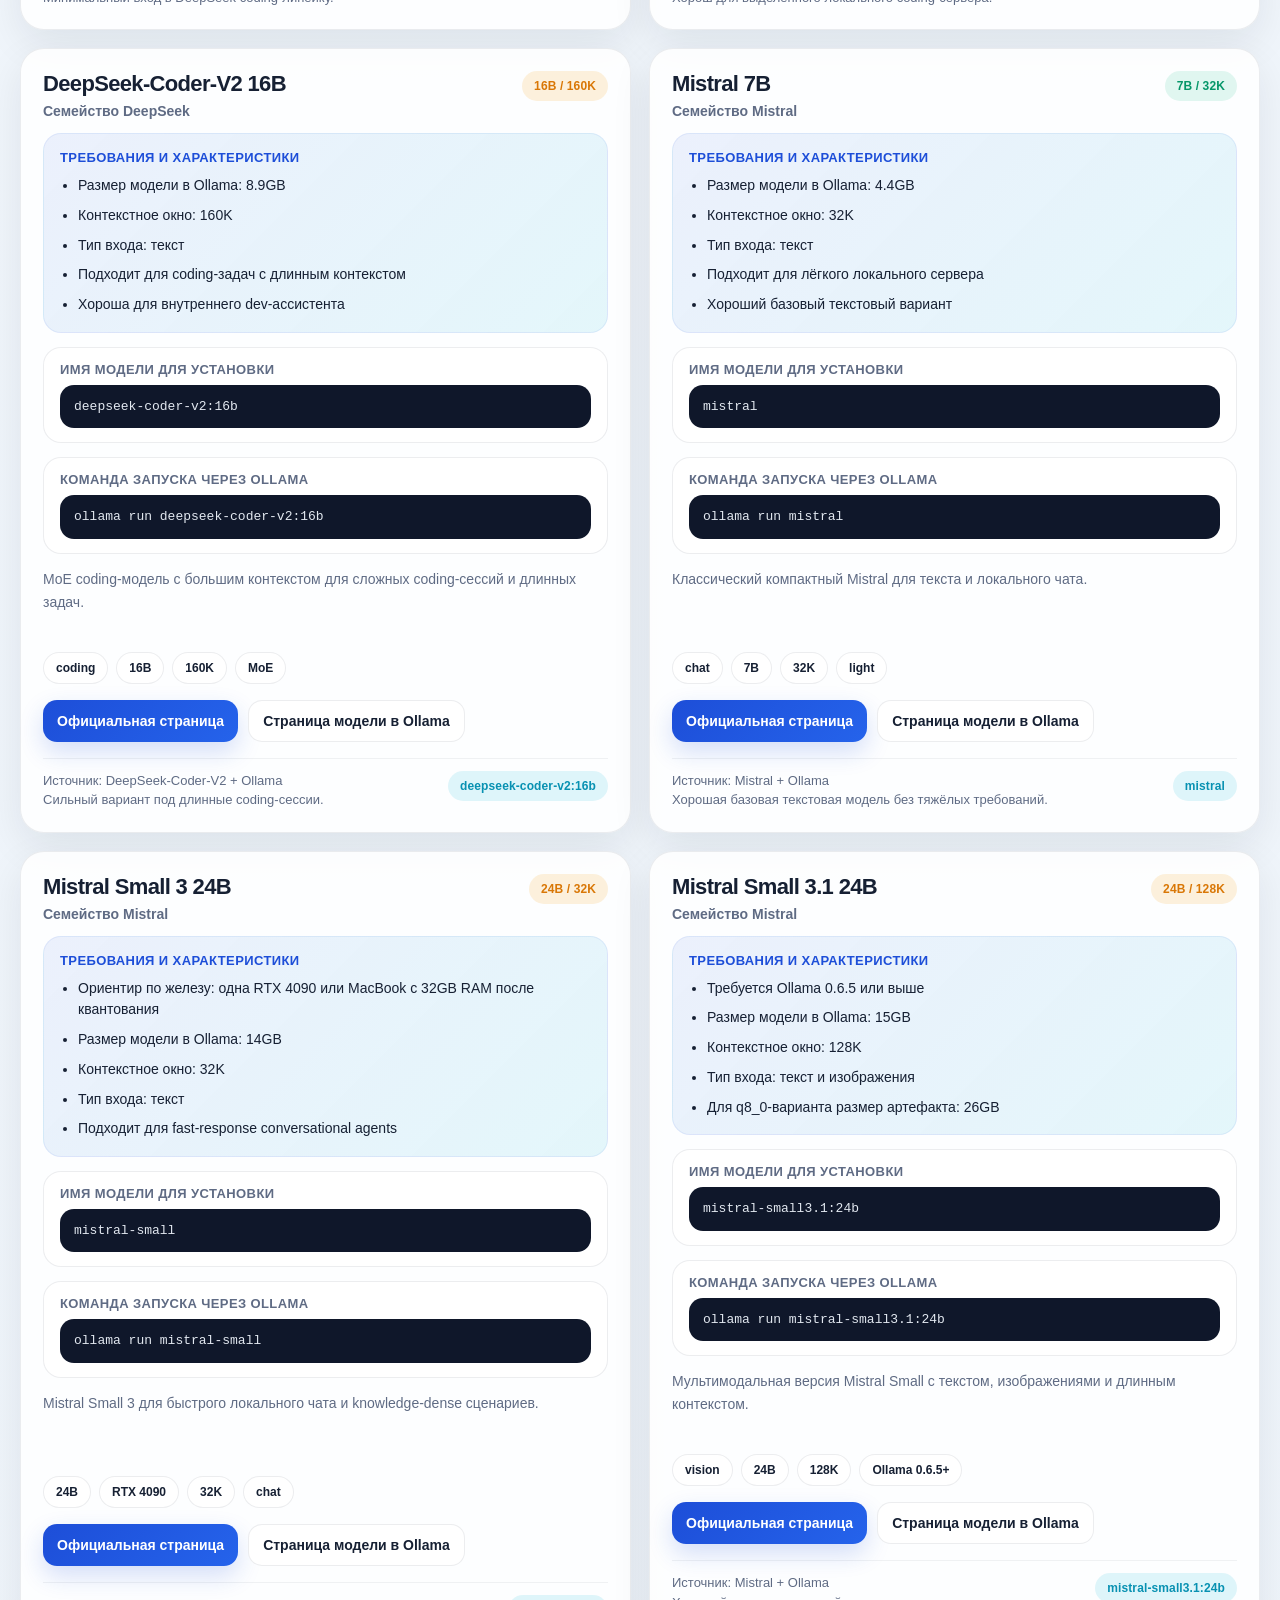
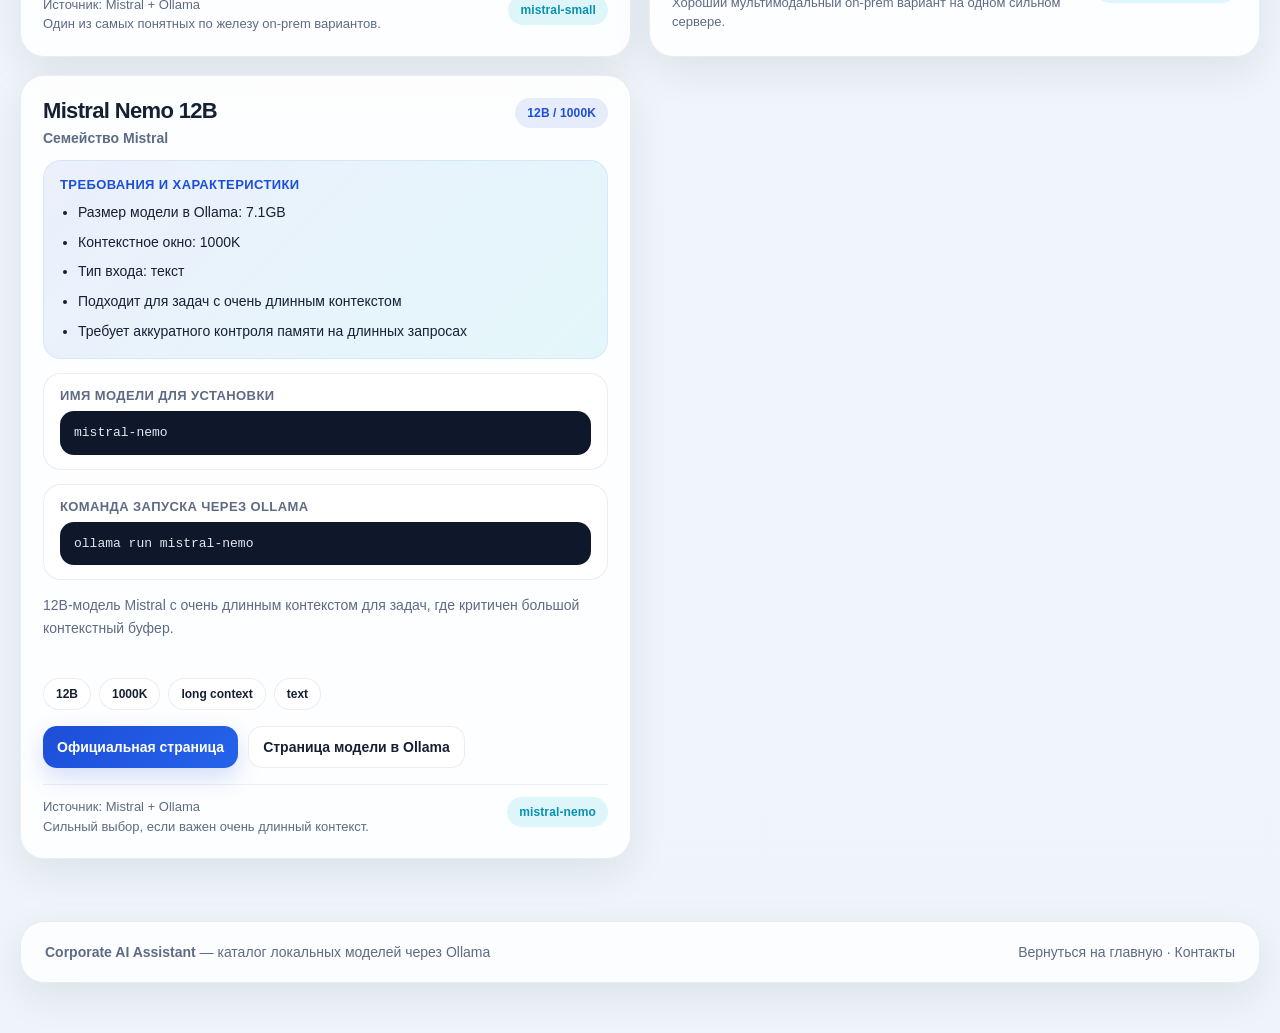
<file: website/models.html>
<!DOCTYPE html>
<html lang="ru">
<head>
  <meta charset="UTF-8" />
  <meta name="viewport" content="width=device-width, initial-scale=1.0" />
  <title>Corporate AI Assistant | Каталог моделей Ollama</title>
  <meta
    name="description"
    content="Каталог локальных моделей Ollama для корпоративного AI-контура: фильтрация по семейству, категории и типу размещения."
  />
  <meta name="theme-color" content="#1d4ed8" />
  <link rel="stylesheet" href="styles.css" />
</head>
<body>
  <header class="topbar">
    <div class="container topbar-inner">
      <a href="index.html" class="brand">
        <div class="brand-mark">AI</div>
        <div class="brand-text">
          Corporate AI Assistant
          <small>Каталог моделей Ollama</small>
        </div>
      </a>

      <nav class="nav">
        <a class="nav-link" href="index.html">Главная</a>
        <a class="nav-link" href="index.html#security">152-ФЗ и безопасность</a>
        <a class="nav-link active" href="models.html">Каталог моделей</a>
        <a class="nav-link" href="contacts.html">Контакты</a>
      </nav>
    </div>
  </header>

  <main>
    <section class="hero hero-catalog">
      <div class="container hero-grid">
        <div class="hero-card">
          <div class="eyebrow">Локальные модели для Corporate AI Assistant</div>
          <h1>Каталог моделей Ollama для закрытого корпоративного контура</h1>
          <p>
            Это отдельная страница каталога внутри Corporate AI Assistant. Здесь собраны локальные модели, которые можно запускать
            через Ollama внутри корпоративной инфраструктуры без обязательной передачи запросов во внешние облачные AI-сервисы.
          </p>

          <div class="hero-actions">
            <a class="btn btn-primary" href="#catalog">Перейти к каталогу</a>
            <a class="btn btn-secondary" href="index.html">Вернуться на главную</a>
          </div>
        </div>

        <div class="hero-side">
          <div class="glass-card stats-card">
            <div class="stats-grid">
              <div class="stat-box">
                <strong>33</strong>
                <span>модели в текущем каталоге</span>
              </div>
              <div class="stat-box">
                <strong>7</strong>
                <span>семейств: GPT-OSS, Qwen, Llama, Gemma, Phi, DeepSeek, Mistral</span>
              </div>
              <div class="stat-box">
                <strong>4</strong>
                <span>основные категории: чат, код, рассуждение, мультимодальность</span>
              </div>
              <div class="stat-box">
                <strong>3</strong>
                <span>режима размещения: локально, частный сервер, изолированный контур</span>
              </div>
            </div>

            <div class="mini-note">
              В карточках указаны реальные теги для установки через Ollama, команда запуска, базовые характеристики,
              а также официальные ссылки на модель или документацию.
            </div>
          </div>
        </div>
      </div>
    </section>

    <section id="providers" class="section section-soft">
      <div class="container">
        <div class="section-header">
          <div>
            <h2 class="section-title">Быстрый старт по сценариям</h2>
            <p class="section-subtitle">
              Если не хочется читать весь каталог подряд, начните с этих рекомендованных направлений.
            </p>
          </div>
        </div>

        <div class="providers">
          <article class="provider-card provider-action-card">
            <div class="provider-top">
              <h3>Для пилота</h3>
              <span class="provider-badge">Старт</span>
            </div>
            <p>Gemma 3 4B, Qwen 3.5 0.8B и Phi-4 Mini подходят для тестового стенда и первого локального запуска.</p>
            <button class="small-btn quick-filter" data-quick-search="Gemma 3 4B">Показать пример</button>
          </article>

          <article class="provider-card provider-action-card">
            <div class="provider-top">
              <h3>Для production-чата</h3>
              <span class="provider-badge">Assistant</span>
            </div>
            <p>Llama 3.1 8B, Qwen 3.5 9B и Mistral Small 3 подходят для внутренних ассистентов и диалоговых сценариев.</p>
            <button class="small-btn quick-filter" data-quick-search="Llama 3.1 8B">Показать пример</button>
          </article>

          <article class="provider-card provider-action-card">
            <div class="provider-top">
              <h3>Для кода</h3>
              <span class="provider-badge">Coding</span>
            </div>
            <p>Qwen3-Coder и Qwen2.5-Coder закрывают сценарии code generation, code review и внутренних dev-инструментов.</p>
            <button class="small-btn quick-filter" data-quick-family="Qwen" data-quick-category="Код">Открыть подборку</button>
          </article>

          <article class="provider-card provider-action-card">
            <div class="provider-top">
              <h3>Для reasoning</h3>
              <span class="provider-badge">Logic</span>
            </div>
            <p>GPT-OSS, DeepSeek-R1 и Phi-4 подходят для логики, анализа, математики и сложных внутренних вопросов.</p>
            <button class="small-btn quick-filter" data-quick-category="Рассуждение">Открыть подборку</button>
          </article>
        </div>
      </div>
    </section>

    <section id="catalog" class="section">
      <div class="container">
        <div class="section-header section-header-stack">
          <div>
            <h2 class="section-title">Полный каталог моделей</h2>
            <p class="section-subtitle">
              Фильтруйте по семейству, категории и режиму размещения. Каталог работает из локального JavaScript-массива,
              поэтому поиск и фильтрация выполняются прямо в интерфейсе.
            </p>
          </div>
          <div class="results-pill" id="resultsCount" aria-live="polite">Найдено моделей: 0</div>
        </div>

        <div class="filter-panel filter-panel-extended">
          <div class="field">
            <label for="search">Поиск модели</label>
            <input id="search" type="text" placeholder="Например: GPT-OSS, Qwen, Llama, Phi, DeepSeek..." />
          </div>

          <div class="field">
            <label for="provider">Семейство</label>
            <select id="provider">
              <option>Все семейства</option>
              <option>GPT-OSS</option>
              <option>Qwen</option>
              <option>Llama</option>
              <option>Gemma</option>
              <option>Phi</option>
              <option>DeepSeek</option>
              <option>Mistral</option>
            </select>
          </div>

          <div class="field">
            <label for="category">Категория</label>
            <select id="category">
              <option>Все категории</option>
              <option>Чат</option>
              <option>Рассуждение</option>
              <option>Код</option>
              <option>Мультимодальная</option>
            </select>
          </div>

          <div class="field">
            <label for="deployment">Размещение</label>
            <select id="deployment">
              <option>Все варианты</option>
              <option>Локально</option>
              <option>Частный сервер</option>
              <option>Изолированный контур</option>
            </select>
          </div>

          <div class="field field-action">
            <label>&nbsp;</label>
            <button id="resetFilters" class="btn btn-secondary btn-full" type="button">Сбросить фильтры</button>
          </div>
        </div>

        <div class="toolbar-note">
          Карточки ниже показывают базовые характеристики, ориентиры по запуску, тег установки и прямые ссылки на официальные страницы.
        </div>

        <div id="modelsList" class="models-grid"></div>

        <p id="emptyState" class="section-subtitle empty-state" hidden>
          По выбранным параметрам модели не найдены. Попробуйте изменить фильтры или сбросить поиск.
        </p>
      </div>
    </section>
  </main>

  <footer class="footer">
    <div class="container">
      <div class="footer-box">
        <div><strong>Corporate AI Assistant</strong> — каталог локальных моделей через Ollama</div>
        <div>
          <a href="index.html">Вернуться на главную</a>
          <span> · </span>
          <a href="contacts.html">Контакты</a>
        </div>
      </div>
    </div>
  </footer>

  <script src="models-data.js"></script>
  <script src="app.js"></script>
</body>
</html>
</file>
<file: website/styles.css>
:root {
  --bg: #f4f7fb;
  --bg-soft: #eef3f9;
  --surface: rgba(255, 255, 255, 0.88);
  --surface-strong: #ffffff;
  --text: #162033;
  --muted: #5f6b84;
  --border: rgba(22, 32, 51, 0.08);
  --primary: #1d4ed8;
  --primary-soft: rgba(29, 78, 216, 0.12);
  --accent: #06b6d4;
  --accent-soft: rgba(6, 182, 212, 0.14);
  --success: #10b981;
  --warning: #f59e0b;
  --danger: #ef4444;
  --shadow: 0 14px 40px rgba(17, 24, 39, 0.08);
  --radius-xl: 24px;
  --radius-lg: 18px;
  --radius-md: 14px;
  --container: 1240px;
}

* {
  box-sizing: border-box;
}

html {
  scroll-behavior: smooth;
}

body {
  margin: 0;
  font-family: Inter, "Segoe UI", Arial, sans-serif;
  background:
    radial-gradient(circle at top left, rgba(29, 78, 216, 0.08), transparent 28%),
    radial-gradient(circle at top right, rgba(6, 182, 212, 0.10), transparent 24%),
    linear-gradient(180deg, #f7faff 0%, #eef4fa 100%);
  color: var(--text);
}

a {
  color: inherit;
  text-decoration: none;
}

a:focus-visible,
button:focus-visible,
input:focus-visible,
select:focus-visible {
  outline: 3px solid rgba(29, 78, 216, 0.35);
  outline-offset: 3px;
}

button,
input,
select {
  font: inherit;
}

.container {
  width: min(var(--container), calc(100% - 32px));
  margin: 0 auto;
}

.topbar {
  position: sticky;
  top: 0;
  z-index: 50;
  backdrop-filter: blur(14px);
  background: rgba(244, 247, 251, 0.72);
  border-bottom: 1px solid rgba(22, 32, 51, 0.06);
}

.topbar-inner {
  display: flex;
  align-items: center;
  justify-content: space-between;
  gap: 20px;
  padding: 16px 0;
}

.brand {
  display: flex;
  align-items: center;
  gap: 12px;
  font-weight: 700;
  letter-spacing: -0.02em;
}

.brand-mark {
  width: 42px;
  height: 42px;
  border-radius: 14px;
  display: grid;
  place-items: center;
  color: white;
  font-weight: 800;
  background: linear-gradient(135deg, var(--primary), var(--accent));
  box-shadow: 0 12px 24px rgba(29, 78, 216, 0.20);
}

.brand-text small {
  display: block;
  color: var(--muted);
  font-size: 12px;
  font-weight: 600;
  margin-top: 2px;
}

.nav {
  display: flex;
  align-items: center;
  gap: 10px;
  flex-wrap: wrap;
}

.nav-link {
  padding: 10px 14px;
  border-radius: 999px;
  font-size: 14px;
  color: var(--muted);
  transition: 0.2s ease;
}

.nav-link:hover {
  background: rgba(255,255,255,0.85);
  color: var(--text);
}

.nav-link.active {
  background: rgba(29, 78, 216, 0.10);
  color: var(--primary);
  font-weight: 700;
}

.nav-link-strong {
  background: rgba(255,255,255,0.9);
  border: 1px solid var(--border);
}

.hero {
  padding: 56px 0 24px;
}

.hero-grid {
  display: grid;
  grid-template-columns: 1.2fr 0.8fr;
  gap: 24px;
  align-items: stretch;
}

.hero-card,
.glass-card {
  background: var(--surface);
  border: 1px solid var(--border);
  border-radius: var(--radius-xl);
  box-shadow: var(--shadow);
  backdrop-filter: blur(18px);
}

.hero-card {
  padding: 34px;
  position: relative;
  overflow: hidden;
}

.hero-card::after {
  content: "";
  position: absolute;
  right: -60px;
  top: -60px;
  width: 220px;
  height: 220px;
  background: radial-gradient(circle, rgba(6, 182, 212, 0.18), transparent 70%);
  pointer-events: none;
}

.eyebrow {
  display: inline-flex;
  align-items: center;
  gap: 8px;
  padding: 10px 14px;
  border-radius: 999px;
  background: var(--primary-soft);
  color: var(--primary);
  font-size: 13px;
  font-weight: 700;
  margin-bottom: 18px;
}

h1 {
  margin: 0 0 16px;
  font-size: clamp(34px, 5vw, 60px);
  line-height: 1.02;
  letter-spacing: -0.04em;
  max-width: 850px;
}

.hero p {
  margin: 0;
  color: var(--muted);
  font-size: 18px;
  line-height: 1.65;
  max-width: 760px;
}

.hero-actions {
  display: flex;
  gap: 14px;
  flex-wrap: wrap;
  margin-top: 28px;
}

.btn,
.small-btn {
  border: none;
  border-radius: 16px;
  padding: 14px 18px;
  font-size: 15px;
  font-weight: 700;
  cursor: pointer;
  transition: transform 0.18s ease, box-shadow 0.18s ease, background 0.18s ease;
}

.btn:hover,
.small-btn:hover {
  transform: translateY(-2px);
}

.btn-primary {
  color: #fff;
  background: linear-gradient(135deg, var(--primary), #2563eb);
  box-shadow: 0 12px 30px rgba(29, 78, 216, 0.22);
}

.btn-secondary {
  color: var(--text);
  background: rgba(255,255,255,0.95);
  border: 1px solid var(--border);
}

.btn-full {
  width: 100%;
}

.small-btn {
  min-height: 42px;
  padding: 10px 14px;
  font-size: 14px;
  color: #fff;
  background: linear-gradient(135deg, var(--primary), #2563eb);
  box-shadow: 0 10px 24px rgba(29, 78, 216, 0.18);
}

.hero-side {
  display: grid;
  gap: 16px;
}

.stats-card {
  padding: 22px;
  display: grid;
  gap: 16px;
}

.stats-grid {
  display: grid;
  grid-template-columns: repeat(2, 1fr);
  gap: 14px;
}

.stat-box {
  background: rgba(255,255,255,0.75);
  border: 1px solid rgba(22, 32, 51, 0.06);
  border-radius: 18px;
  padding: 18px;
}

.stat-box strong {
  display: block;
  font-size: 28px;
  letter-spacing: -0.03em;
  margin-bottom: 6px;
}

.stat-box span {
  color: var(--muted);
  font-size: 14px;
  line-height: 1.5;
}

.mini-note {
  padding: 18px;
  border-radius: 18px;
  background: linear-gradient(135deg, rgba(29, 78, 216, 0.08), rgba(6, 182, 212, 0.10));
  border: 1px solid rgba(29, 78, 216, 0.08);
  color: var(--text);
  font-size: 14px;
  line-height: 1.6;
}

.section {
  padding: 28px 0;
}

.section-soft {
  background: rgba(255,255,255,0.24);
}

.section-header {
  display: flex;
  align-items: end;
  justify-content: space-between;
  gap: 20px;
  margin-bottom: 18px;
}

.section-header-stack {
  align-items: center;
}

.section-title {
  margin: 0;
  font-size: clamp(26px, 3vw, 36px);
  letter-spacing: -0.03em;
}

.section-subtitle {
  margin: 10px 0 0;
  color: var(--muted);
  line-height: 1.6;
  max-width: 760px;
}

.providers {
  display: grid;
  grid-template-columns: repeat(4, 1fr);
  gap: 16px;
}

.provider-card {
  padding: 22px;
  border-radius: 22px;
  background: rgba(255,255,255,0.82);
  border: 1px solid var(--border);
  box-shadow: var(--shadow);
  transition: transform 0.18s ease, box-shadow 0.18s ease;
}

.provider-card:hover,
.model-card:hover,
.feature-card:hover {
  transform: translateY(-4px);
  box-shadow: 0 18px 40px rgba(17, 24, 39, 0.10);
}

.provider-action-card {
  display: flex;
  flex-direction: column;
  justify-content: space-between;
}

.provider-top {
  display: flex;
  align-items: center;
  justify-content: space-between;
  gap: 12px;
  margin-bottom: 12px;
}

.provider-badge {
  padding: 8px 12px;
  border-radius: 999px;
  font-size: 12px;
  font-weight: 700;
  color: var(--primary);
  background: var(--primary-soft);
  white-space: nowrap;
}

.provider-card h3 {
  margin: 0 0 10px;
  font-size: 20px;
  letter-spacing: -0.02em;
}

.provider-card p {
  margin: 0 0 14px;
  color: var(--muted);
  line-height: 1.6;
  font-size: 14px;
}

.filter-panel {
  padding: 18px;
  border-radius: 24px;
  background: rgba(255,255,255,0.86);
  border: 1px solid var(--border);
  box-shadow: var(--shadow);
  display: grid;
  grid-template-columns: 1.4fr 1fr 1fr 1fr;
  gap: 14px;
  margin-bottom: 18px;
}

.filter-panel-extended {
  grid-template-columns: 1.4fr 1fr 1fr 1fr 0.9fr;
}

.field {
  display: grid;
  gap: 8px;
}

.field label {
  font-size: 13px;
  font-weight: 700;
  color: var(--muted);
}

.field-action {
  align-self: end;
}

.field input,
.field select {
  width: 100%;
  height: 50px;
  border-radius: 16px;
  border: 1px solid rgba(22, 32, 51, 0.10);
  background: rgba(255,255,255,0.95);
  padding: 0 16px;
  font-size: 15px;
  color: var(--text);
  outline: none;
  transition: border-color 0.18s ease, box-shadow 0.18s ease;
}

.field input:focus,
.field select:focus {
  border-color: rgba(29, 78, 216, 0.45);
  box-shadow: 0 0 0 4px rgba(29, 78, 216, 0.08);
}

.quick-filter.is-active {
  box-shadow: 0 0 0 3px rgba(29, 78, 216, 0.16);
}

.toolbar-note {
  margin-bottom: 18px;
  padding: 14px 16px;
  border-radius: 16px;
  background: rgba(255,255,255,0.86);
  border: 1px solid var(--border);
  color: var(--muted);
  font-size: 14px;
  line-height: 1.6;
}

.results-pill {
  display: inline-flex;
  align-items: center;
  justify-content: center;
  min-height: 42px;
  padding: 10px 14px;
  border-radius: 999px;
  background: rgba(29, 78, 216, 0.10);
  color: var(--primary);
  font-size: 14px;
  font-weight: 800;
  white-space: nowrap;
}

.models-grid {
  display: grid;
  grid-template-columns: repeat(2, 1fr);
  gap: 18px;
}

.models-grid-3 {
  grid-template-columns: repeat(3, 1fr);
}

.model-card {
  background: rgba(255,255,255,0.86);
  border: 1px solid var(--border);
  border-radius: 24px;
  box-shadow: var(--shadow);
  padding: 22px;
  transition: transform 0.18s ease, box-shadow 0.18s ease;
}

.compact-card .model-desc {
  min-height: auto;
}

.model-top {
  display: flex;
  align-items: start;
  justify-content: space-between;
  gap: 14px;
  margin-bottom: 14px;
}

.model-card h3 {
  margin: 0 0 6px;
  font-size: 22px;
  letter-spacing: -0.03em;
}

.model-provider {
  color: var(--muted);
  font-size: 14px;
  font-weight: 600;
}

.tag {
  display: inline-flex;
  align-items: center;
  padding: 8px 12px;
  border-radius: 999px;
  font-size: 12px;
  font-weight: 800;
  letter-spacing: 0.01em;
  white-space: nowrap;
}

.tag-blue {
  background: rgba(29, 78, 216, 0.10);
  color: var(--primary);
}

.tag-cyan {
  background: rgba(6, 182, 212, 0.12);
  color: #0891b2;
}

.tag-green {
  background: rgba(16, 185, 129, 0.12);
  color: #059669;
}

.tag-amber {
  background: rgba(245, 158, 11, 0.14);
  color: #d97706;
}

.model-desc {
  color: var(--muted);
  font-size: 14px;
  line-height: 1.65;
  margin-bottom: 16px;
  min-height: 68px;
}

.chips {
  display: flex;
  flex-wrap: wrap;
  gap: 8px;
  margin-bottom: 16px;
}

.chip {
  padding: 8px 12px;
  border-radius: 999px;
  background: rgba(255,255,255,0.9);
  border: 1px solid rgba(22, 32, 51, 0.08);
  font-size: 12px;
  color: var(--text);
  font-weight: 600;
}

.requirements-box {
  margin-bottom: 14px;
  padding: 16px;
  border-radius: 18px;
  background: linear-gradient(135deg, rgba(29, 78, 216, 0.08), rgba(6, 182, 212, 0.10));
  border: 1px solid rgba(29, 78, 216, 0.08);
}

.requirements-title {
  margin-bottom: 10px;
  font-size: 13px;
  font-weight: 800;
  letter-spacing: 0.03em;
  text-transform: uppercase;
  color: var(--primary);
}

.requirements-list {
  margin: 0;
  padding-left: 18px;
  color: var(--text);
}

.requirements-list li {
  margin-bottom: 8px;
  line-height: 1.55;
  font-size: 14px;
}

.requirements-list li:last-child {
  margin-bottom: 0;
}

.install-box {
  margin-bottom: 14px;
  padding: 14px 16px;
  border-radius: 18px;
  background: rgba(255,255,255,0.92);
  border: 1px solid rgba(22, 32, 51, 0.08);
}

.install-label {
  margin-bottom: 8px;
  font-size: 13px;
  font-weight: 800;
  letter-spacing: 0.03em;
  text-transform: uppercase;
  color: var(--muted);
}

.install-command {
  display: block;
  width: 100%;
  overflow-x: auto;
  white-space: pre-wrap;
  word-break: break-word;
  padding: 12px 14px;
  border-radius: 14px;
  background: #0f172a;
  color: #e2e8f0;
  font-family: Consolas, Monaco, monospace;
  font-size: 13px;
  line-height: 1.5;
}

.card-links {
  display: flex;
  flex-wrap: wrap;
  gap: 10px;
  margin-bottom: 16px;
}

.link-btn {
  display: inline-flex;
  align-items: center;
  justify-content: center;
  min-height: 42px;
  padding: 10px 14px;
  border-radius: 14px;
  background: linear-gradient(135deg, var(--primary), #2563eb);
  color: #fff;
  font-size: 14px;
  font-weight: 700;
  transition: transform 0.18s ease, box-shadow 0.18s ease;
  box-shadow: 0 10px 24px rgba(29, 78, 216, 0.18);
}

.link-btn:hover {
  transform: translateY(-2px);
}

.link-btn-secondary {
  background: rgba(255,255,255,0.96);
  color: var(--text);
  border: 1px solid rgba(22, 32, 51, 0.08);
  box-shadow: none;
}

.model-footer {
  display: flex;
  align-items: start;
  justify-content: space-between;
  gap: 12px;
  padding-top: 12px;
  border-top: 1px solid rgba(22, 32, 51, 0.06);
}

.model-note {
  color: var(--muted);
  font-size: 13px;
  line-height: 1.5;
}

.feature-grid {
  display: grid;
  grid-template-columns: repeat(3, 1fr);
  gap: 18px;
}

.feature-card {
  padding: 24px;
  border-radius: 24px;
  background: rgba(255,255,255,0.86);
  border: 1px solid var(--border);
  box-shadow: var(--shadow);
  transition: transform 0.18s ease, box-shadow 0.18s ease;
}

.feature-icon {
  width: 52px;
  height: 52px;
  border-radius: 16px;
  display: grid;
  place-items: center;
  margin-bottom: 16px;
  font-size: 22px;
  background: linear-gradient(135deg, rgba(29, 78, 216, 0.12), rgba(6, 182, 212, 0.14));
}

.feature-card h3 {
  margin: 0 0 10px;
  font-size: 20px;
  letter-spacing: -0.02em;
}

.feature-card p {
  margin: 0;
  color: var(--muted);
  line-height: 1.65;
  font-size: 14px;
}

.empty-state {
  padding: 18px 20px;
  border-radius: 18px;
  background: rgba(255,255,255,0.9);
  border: 1px dashed rgba(22, 32, 51, 0.14);
}

.footer {
  padding: 34px 0 50px;
  color: var(--muted);
  font-size: 14px;
}

.footer-box {
  padding: 22px 24px;
  border-radius: 24px;
  background: rgba(255,255,255,0.82);
  border: 1px solid var(--border);
  box-shadow: var(--shadow);
  display: flex;
  justify-content: space-between;
  align-items: center;
  gap: 18px;
  flex-wrap: wrap;
}

@media (max-width: 1200px) {
  .providers,
  .feature-grid,
  .models-grid,
  .models-grid-3 {
    grid-template-columns: repeat(2, 1fr);
  }

  .filter-panel-extended {
    grid-template-columns: 1fr 1fr 1fr;
  }
}

@media (max-width: 980px) {
  .hero-grid {
    grid-template-columns: 1fr;
  }

  .filter-panel,
  .filter-panel-extended {
    grid-template-columns: 1fr 1fr;
  }
}

@media (max-width: 760px) {
  .topbar-inner,
  .section-header,
  .footer-box {
    flex-direction: column;
    align-items: stretch;
  }

  .providers,
  .models-grid,
  .models-grid-3,
  .feature-grid,
  .filter-panel,
  .filter-panel-extended,
  .stats-grid {
    grid-template-columns: 1fr;
  }

  .hero-card,
  .stats-card,
  .provider-card,
  .model-card,
  .feature-card {
    padding: 20px;
  }

  h1 {
    font-size: 34px;
  }

  .hero p {
    font-size: 16px;
  }

  .nav {
    justify-content: flex-start;
  }

  .results-pill {
    width: 100%;
    justify-content: center;
  }
}
</file>
